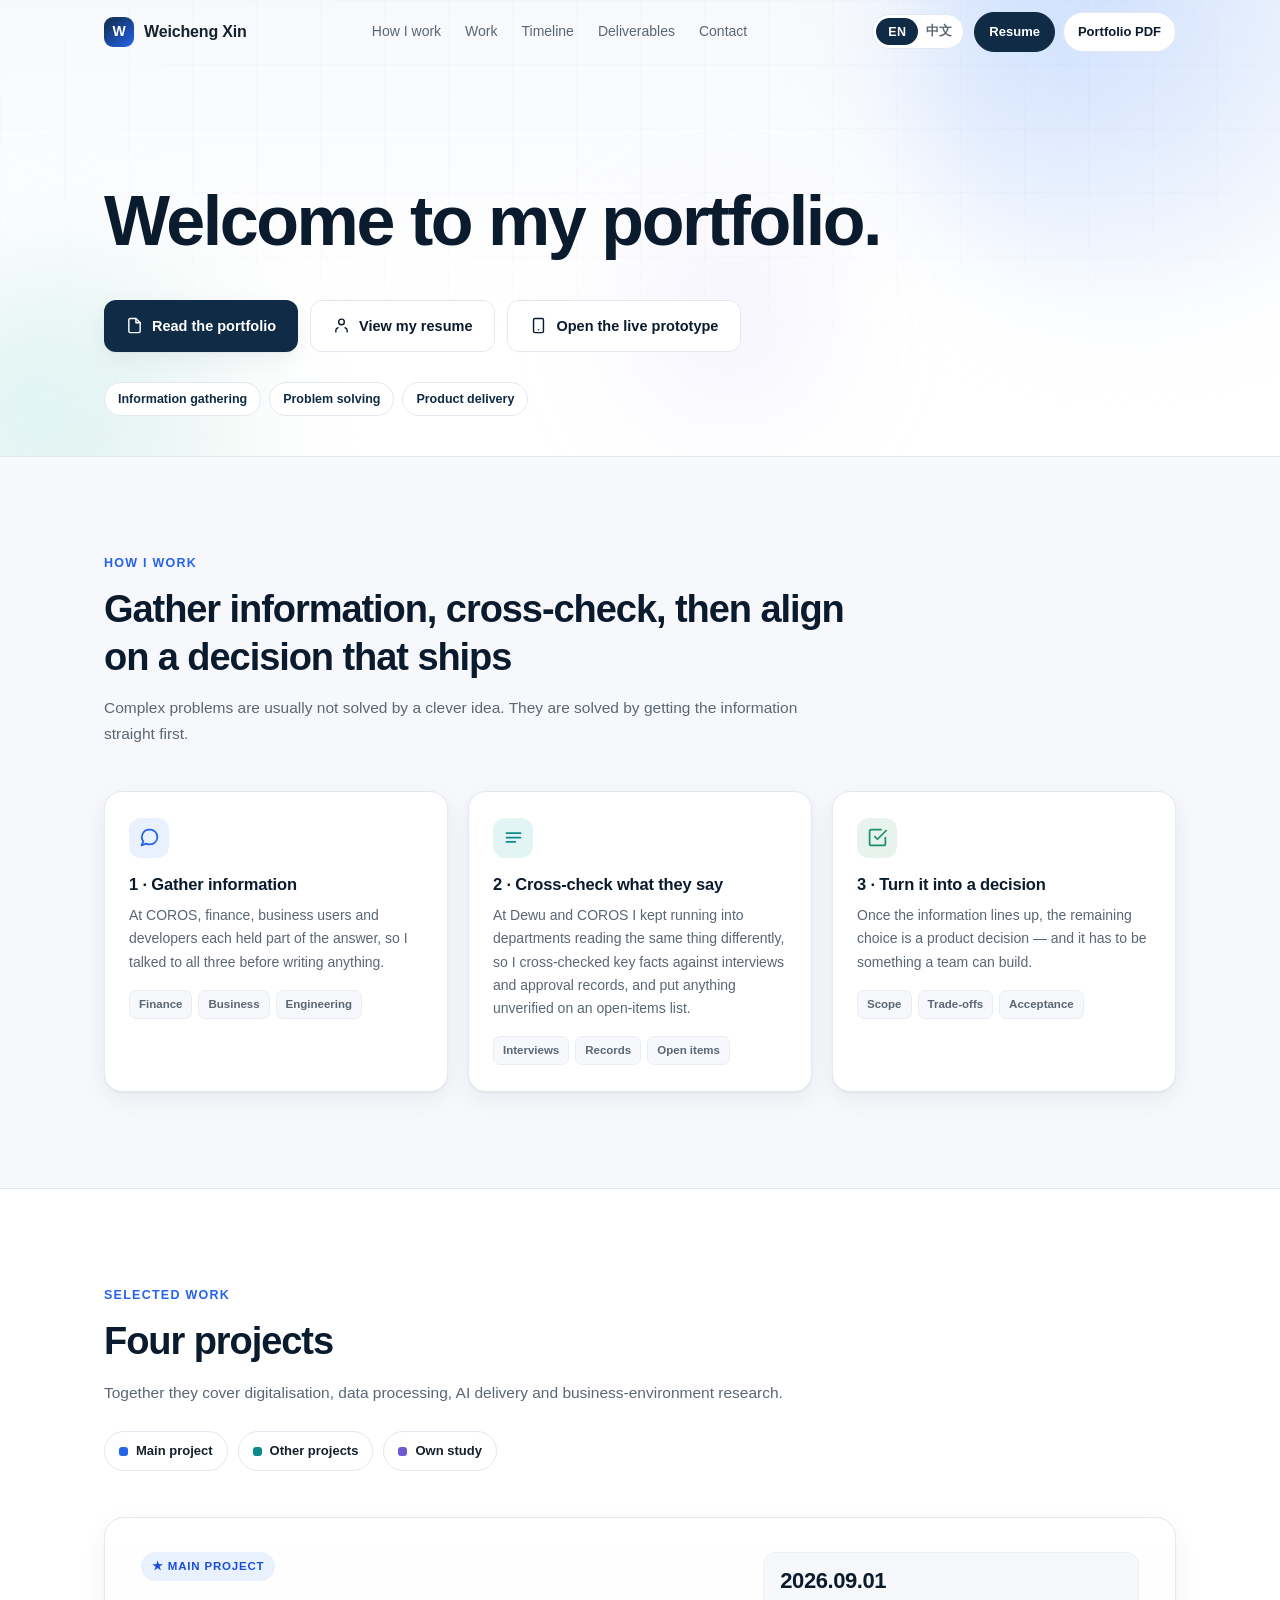
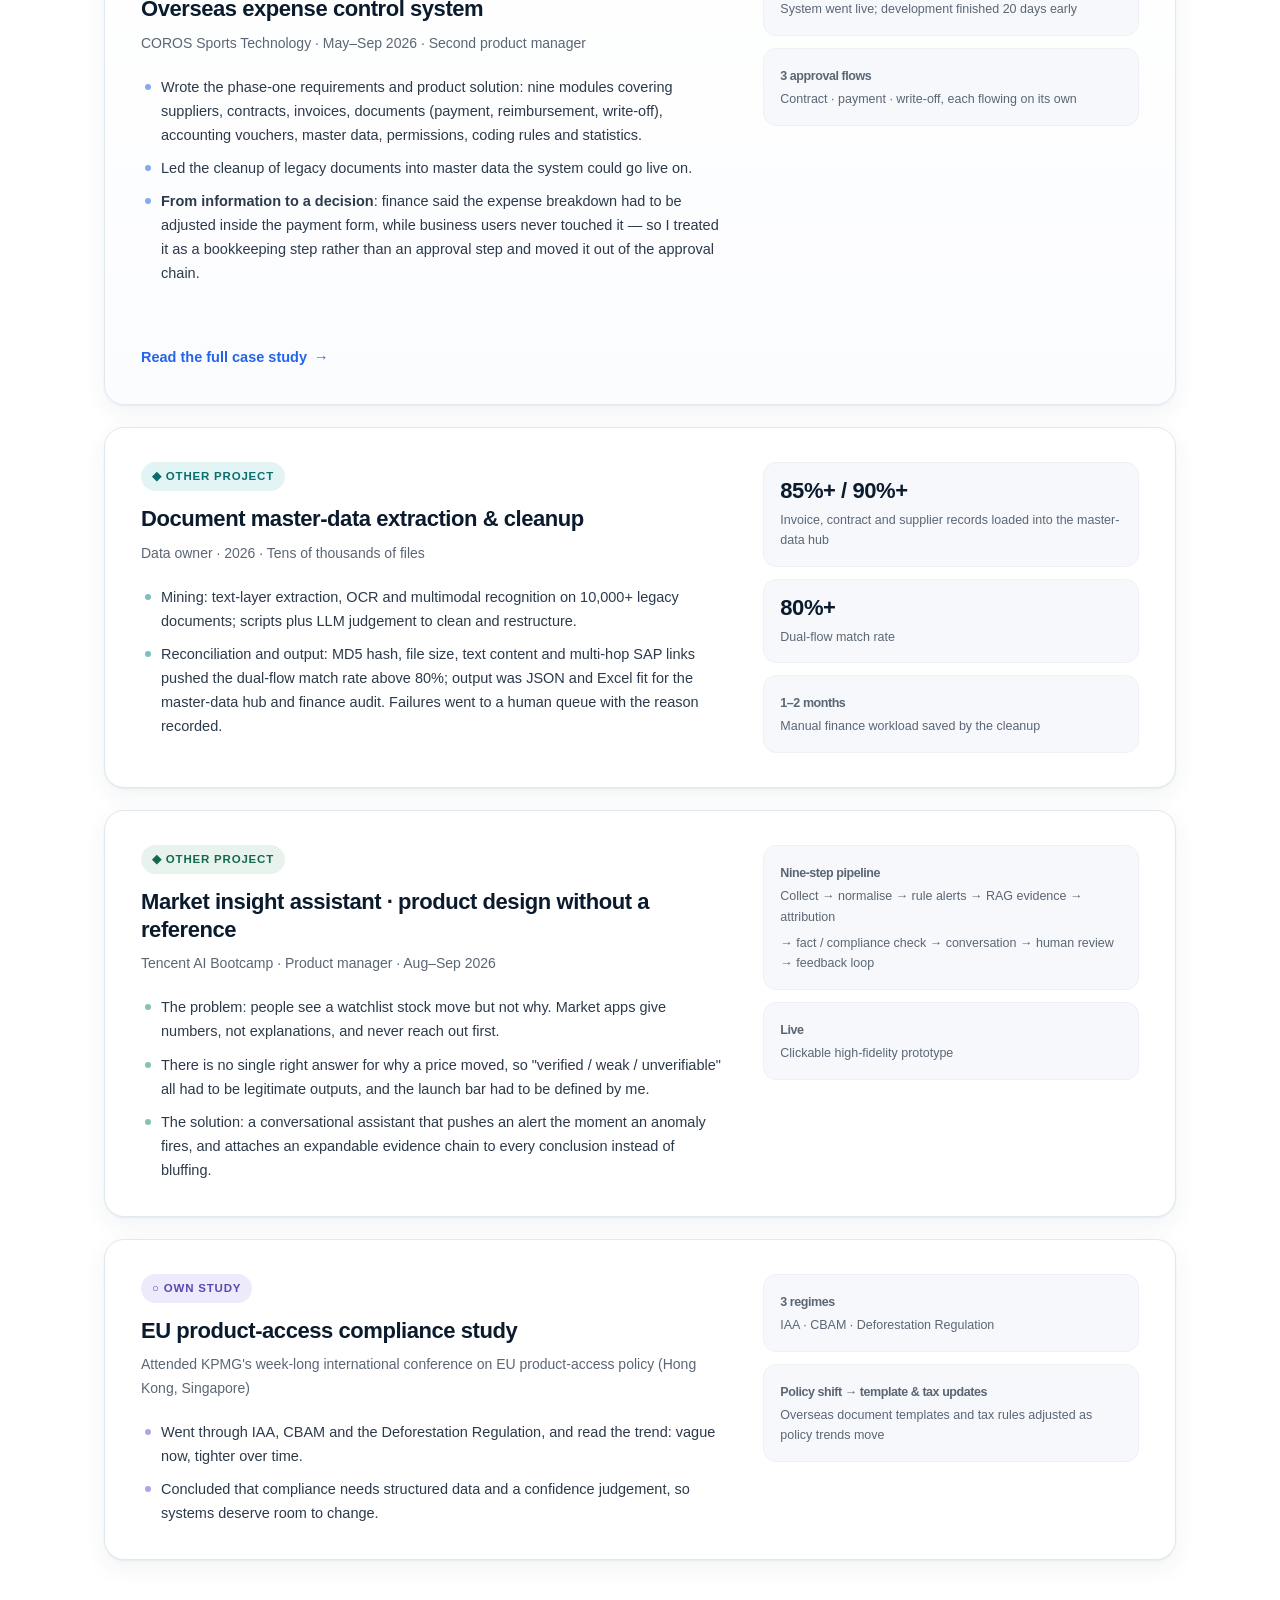
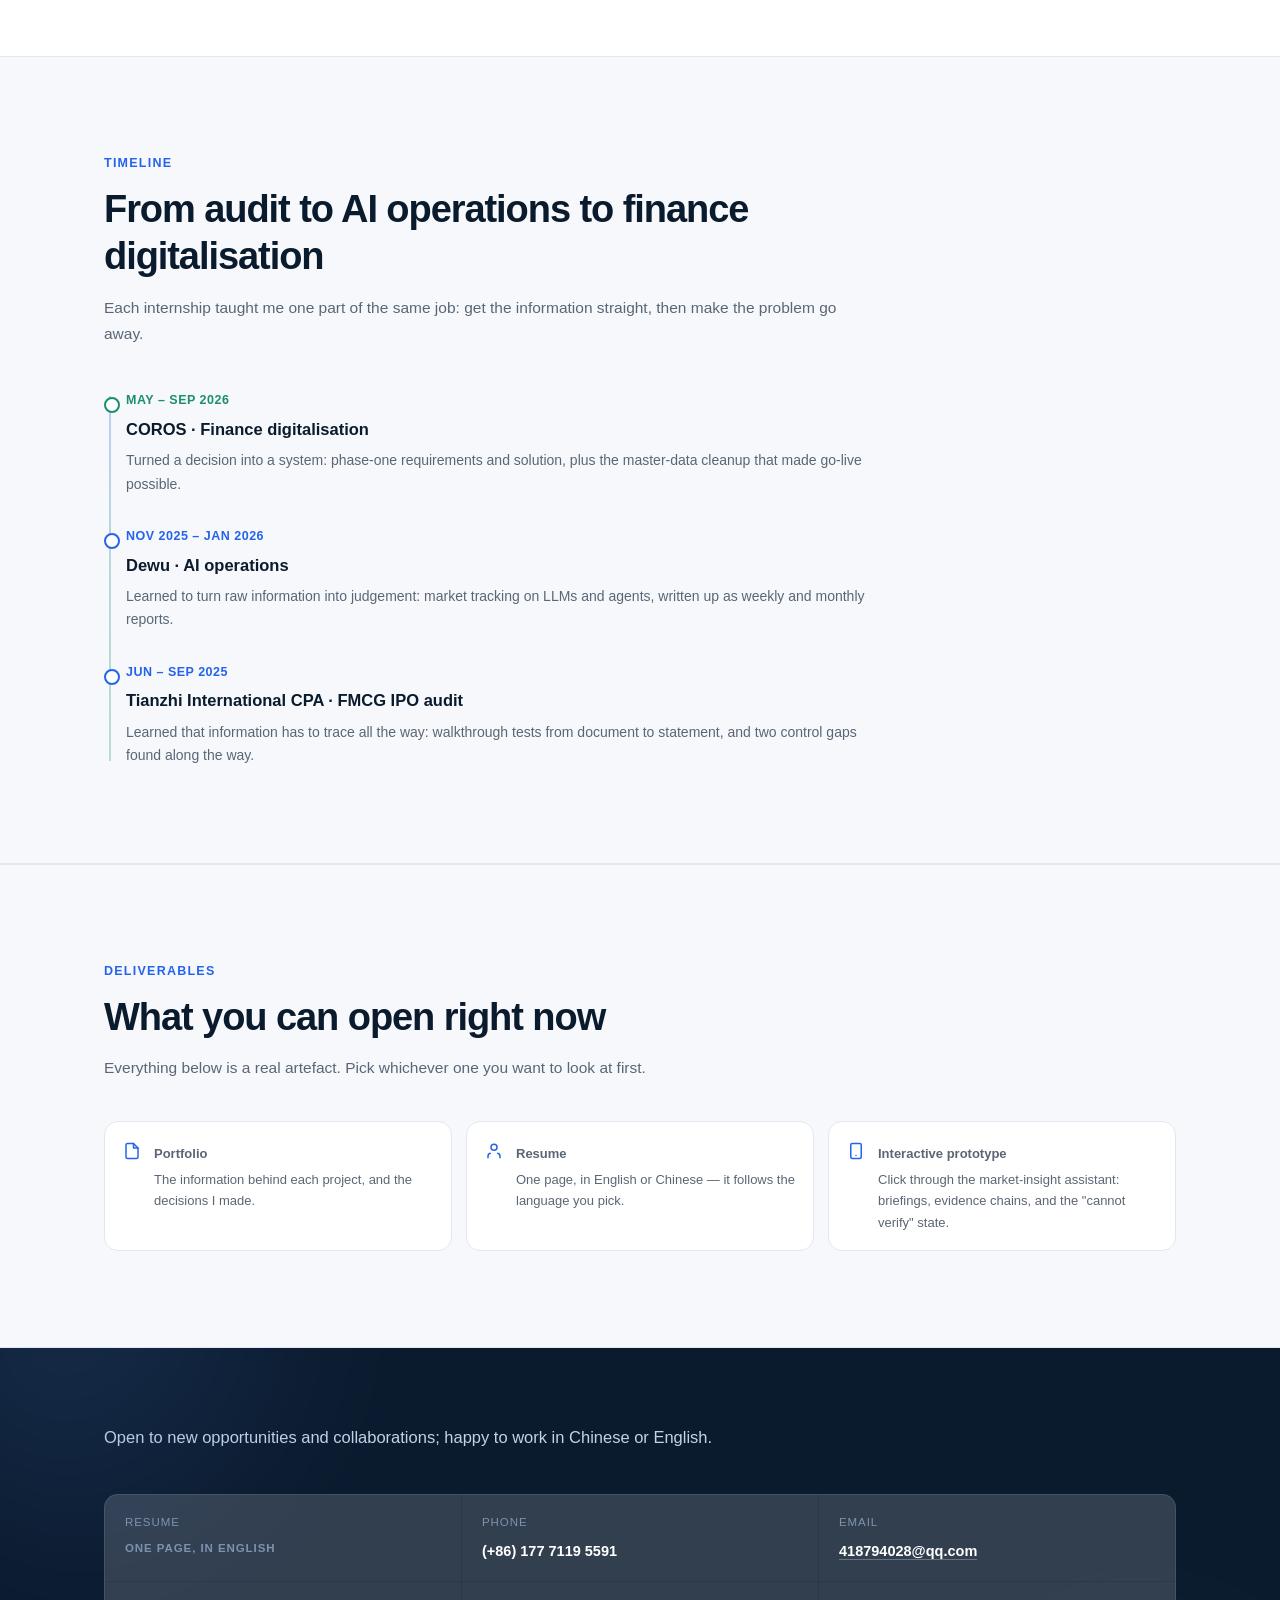
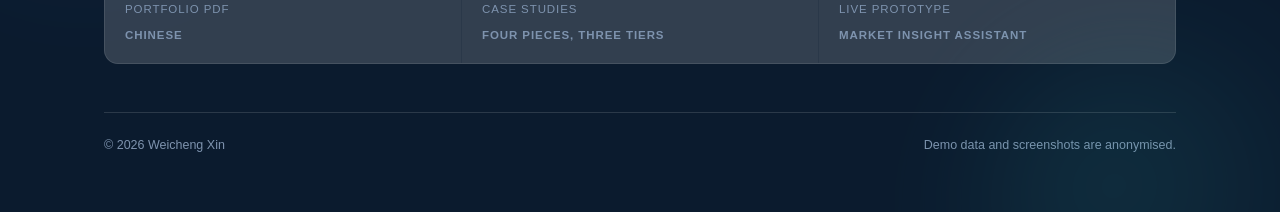
<file: index.html>
<!DOCTYPE html>
<html lang="en" data-lang="en">
<head>
<meta charset="utf-8">
<meta name="viewport" content="width=device-width, initial-scale=1">
<title>Weicheng Xin · Portfolio</title>
<meta name="description" content="Portfolio of Weicheng Xin: finance digitalisation, an expense control system that shipped, master-data engineering, and hands-on AI delivery. Bilingual, English and Chinese.">
<meta name="theme-color" content="#0B1B2E">
<link rel="icon" href="data:image/svg+xml,<svg xmlns='http://www.w3.org/2000/svg' viewBox='0 0 100 100'><rect width='100' height='100' rx='22' fill='%230F2B46'/><text x='50' y='68' font-size='56' font-family='Helvetica' font-weight='bold' fill='%23fff' text-anchor='middle'>W</text></svg>">
<link rel="stylesheet" href="assets/css/home.css">
</head>
<body>

<div class="progress" id="progress"></div>

<header class="nav" id="nav">
  <div class="wrap nav-inner">
    <a class="brand" href="#top">
      <span class="brand-mark">W</span>
      <span data-en>Weicheng Xin</span>
      <span data-zh>辛伟城</span>
    </a>
    <nav class="nav-links">
      <a href="#how"><span data-en>How I work</span><span data-zh>方法</span></a>
      <a href="#work"><span data-en>Work</span><span data-zh>作品</span></a>
      <a href="#timeline"><span data-en>Timeline</span><span data-zh>经历</span></a>
      <a href="#documents"><span data-en>Deliverables</span><span data-zh>交付物</span></a>
      <a href="#contact"><span data-en>Contact</span><span data-zh>联系</span></a>
    </nav>
    <div class="nav-right">
      <button class="lang-switch" id="langSwitch" type="button"
              aria-label="Switch language between English and Chinese">
        <span class="slide" aria-hidden="true"></span>
        <span class="opt" data-for="en">EN</span>
        <span class="opt" data-for="zh">中文</span>
      </button>
      <div class="nav-ctas">
        <a class="nav-cta resume" href="resumes/Xin-Weicheng-Resume-EN.pdf"
           data-href-en="resumes/Xin-Weicheng-Resume-EN.pdf"
           data-href-zh="resumes/Xin-Weicheng-Resume-CN.pdf">
          <span data-en>Resume</span><span data-zh>我的简历</span>
        </a>
        <a class="nav-cta portfolio" href="portfolio/Xin-Weicheng-Portfolio.pdf">
          <span data-en>Portfolio PDF</span><span data-zh>作品集 PDF</span>
        </a>
      </div>
    </div>
  </div>
</header>

<main id="top">

  <!-- ============ 首屏 ============ -->
  <section class="hero">
    <div class="orb orb-1"></div>
    <div class="orb orb-2"></div>
    <div class="orb orb-3"></div>
    <div class="grid-lines"></div>
    <div class="wrap">
      <h1 class="reveal d1">
        <span data-en>Welcome to my portfolio.</span>
        <span data-zh>欢迎点开我的个人作品集</span>
      </h1>

      <div class="hero-actions reveal d3">
        <a class="btn btn-primary" href="portfolio/Xin-Weicheng-Portfolio.pdf">
          <svg viewBox="0 0 24 24" fill="none" stroke="currentColor" stroke-width="2" stroke-linecap="round" stroke-linejoin="round"><path d="M14 2H6a2 2 0 0 0-2 2v16a2 2 0 0 0 2 2h12a2 2 0 0 0 2-2V8z"/><path d="M14 2v6h6"/></svg>
          <span data-en>Read the portfolio</span>
          <span data-zh>查看作品集</span>
        </a>
        <a class="btn btn-ghost" href="resumes/Xin-Weicheng-Resume-EN.pdf"
           data-href-en="resumes/Xin-Weicheng-Resume-EN.pdf"
           data-href-zh="resumes/Xin-Weicheng-Resume-CN.pdf">
          <svg viewBox="0 0 24 24" fill="none" stroke="currentColor" stroke-width="2" stroke-linecap="round" stroke-linejoin="round"><path d="M20 21v-2a4 4 0 0 0-3-3.87"/><path d="M4 21v-2a4 4 0 0 1 3-3.87"/><circle cx="12" cy="7" r="4"/></svg>
          <span data-en>View my resume</span>
          <span data-zh>查看我的简历</span>
        </a>
        <a class="btn btn-ghost" href="prototype/index.html" target="_blank" rel="noopener">
          <svg viewBox="0 0 24 24" fill="none" stroke="currentColor" stroke-width="2" stroke-linecap="round" stroke-linejoin="round"><rect x="5" y="2" width="14" height="20" rx="2"/><path d="M12 18h.01"/></svg>
          <span data-en>Open the live prototype</span>
          <span data-zh>打开可交互原型</span>
        </a>
      </div>

      <div class="chips reveal d4">
        <span class="chip" data-en>Information gathering</span>
        <span class="chip" data-zh>信息收集</span>
        <span class="chip" data-en>Problem solving</span>
        <span class="chip" data-zh>问题解决</span>
        <span class="chip" data-en>Product delivery</span>
        <span class="chip" data-zh>产品落地</span>
      </div>

    </div>
  </section>

  <!-- ============ 作品 ============ -->
  <section id="how" class="band">
    <div class="wrap">
      <div class="sec-head reveal">
        <div class="sec-kicker"><span data-en>How I work</span><span data-zh>我怎么工作</span></div>
        <h2>
          <span data-en>Gather information, cross-check, then align on a decision that ships</span>
          <span data-zh>收集信息、交叉验证，对齐后形成落地判断</span>
        </h2>
        <p>
          <span data-en>Complex problems are usually not solved by a clever idea. They are solved by getting the information straight first.</span>
          <span data-zh>复杂的问题很少靠一个聪明点子解决，通常是先把信息对齐，剩下的选择自然就清楚了。</span>
        </p>
      </div>
      <div class="grid-3">
        <div class="card reveal">
          <div class="ico">
            <svg viewBox="0 0 24 24" fill="none" stroke="currentColor" stroke-width="2" stroke-linecap="round" stroke-linejoin="round"><path d="M21 11.5a8.4 8.4 0 0 1-9 8.4 9 9 0 0 1-4-.9L3 21l1.9-4.6A8.4 8.4 0 0 1 12 3.1a8.4 8.4 0 0 1 9 8.4z"/></svg>
          </div>
          <h4><span data-en>1 · Gather information</span><span data-zh>1 · 收集信息</span></h4>
          <p>
            <span data-en>At COROS, finance, business users and developers each held part of the answer, so I talked to all three before writing anything.</span>
            <span data-zh>举个例子，在高驰做数字化产品的时候，财务、业务、研发各掌握一部分答案。写方案之前，这三方我都问了一遍。</span>
          </p>
          <div class="flow">
            <span data-en>Finance</span><span data-zh>财务</span>
            <span data-en>Business</span><span data-zh>业务</span>
            <span data-en>Engineering</span><span data-zh>研发</span>
          </div>
        </div>
        <div class="card reveal d1">
          <div class="ico" style="background: var(--teal-soft); color: var(--teal);">
            <svg viewBox="0 0 24 24" fill="none" stroke="currentColor" stroke-width="2" stroke-linecap="round" stroke-linejoin="round"><path d="M4 7h16M4 12h16M4 17h10"/></svg>
          </div>
          <h4><span data-en>2 · Cross-check what they say</span><span data-zh>2 · 交叉验证</span></h4>
          <p>
            <span data-en>At Dewu and COROS I kept running into departments reading the same thing differently, so I cross-checked key facts against interviews and approval records, and put anything unverified on an open-items list.</span>
            <span data-zh>在得物和高驰实习的时候，会遇到不同部门、业务判断口径不一致的情况，我会通过访谈和审批记录交叉验证关键信息，无法验证的也会写进待确认清单。</span>
          </p>
          <div class="flow">
            <span data-en>Interviews</span><span data-zh>访谈</span>
            <span data-en>Records</span><span data-zh>审批记录</span>
            <span data-en>Open items</span><span data-zh>待确认清单</span>
          </div>
        </div>
        <div class="card reveal d2">
          <div class="ico" style="background: var(--green-soft); color: var(--green);">
            <svg viewBox="0 0 24 24" fill="none" stroke="currentColor" stroke-width="2" stroke-linecap="round" stroke-linejoin="round"><path d="M9 11l3 3L22 4"/><path d="M21 12v7a2 2 0 0 1-2 2H5a2 2 0 0 1-2-2V5a2 2 0 0 1 2-2h11"/></svg>
          </div>
          <h4><span data-en>3 · Turn it into a decision</span><span data-zh>3 · 变成判断</span></h4>
          <p>
            <span data-en>Once the information lines up, the remaining choice is a product decision — and it has to be something a team can build.</span>
            <span data-zh>信息对齐之后，剩下的选择就是产品判断——而且这个判断必须能落成研发做得了的东西。</span>
          </p>
          <div class="flow">
            <span data-en>Scope</span><span data-zh>范围</span>
            <span data-en>Trade-offs</span><span data-zh>取舍</span>
            <span data-en>Acceptance</span><span data-zh>验收标准</span>
          </div>
        </div>
      </div>
    </div>
  </section>

    <section id="work">
    <div class="wrap">
      <div class="sec-head reveal">
        <div class="sec-kicker"><span data-en>Selected work</span><span data-zh>作品</span></div>
        <h2><span data-en>Four projects</span><span data-zh>四件作品</span></h2>
        <p>
          <span data-en>
            Together they cover digitalisation, data processing, AI delivery and business-environment research.
          </span>
          <span data-zh>
            涵盖数字化、数据处理、AI 实现、业务环境研究等多方面能力。
          </span>
        </p>
      </div>
      <div class="legend reveal d1">
        <span class="legend-item"><span class="dot dot-core"></span><span data-en>Main project</span><span data-zh>主案例</span></span>
        <span class="legend-item"><span class="dot dot-support"></span><span data-en>Other projects</span><span data-zh>其他项目</span></span>
        <span class="legend-item"><span class="dot dot-backer"></span><span data-en>Own study</span><span data-zh>研究</span></span>
      </div>

      <div class="projects">

        <article class="project core reveal" style="--accent: #2563EB; --accent-soft: #EAF1FE; --accent-text: #1B4FD8;">
          <div>
            <span class="tier"><span data-en>★ Main project</span><span data-zh>★ 主案例</span></span>
            <h3><span data-en>Overseas expense control system</span><span data-zh>海外费用控制系统</span></h3>
            <div class="role">
              <span data-en>COROS Sports Technology · May–Sep 2026 · Second product manager</span>
              <span data-zh>高驰 COROS · 财务部 · 2026.05–09 · 二号产品经理</span>
            </div>
            <ul>
              <li>
                <span data-en>Wrote the phase-one requirements and product solution: nine modules covering suppliers, contracts, invoices, documents (payment, reimbursement, write-off), accounting vouchers, master data, permissions, coding rules and statistics.</span>
                <span data-zh>负责一期需求与产品方案：九个模块，覆盖供应商、合同、发票、单据（付款/报销/核销）、核算凭证、财务主数据、权限、编码规则与数据统计。</span>
              </li>
              <li>
                <span data-en>Led the cleanup of legacy documents into master data the system could go live on.</span>
                <span data-zh>主导旧流程主数据清洗与重构，把上万份单据变成可上线使用的主数据。</span>
              </li>
              <li>
                <span data-en><b>From information to a decision</b>: finance said the expense breakdown had to be adjusted inside the payment form, while business users never touched it — so I treated it as a bookkeeping step rather than an approval step and moved it out of the approval chain.</span>
                <span data-zh><b>来源 → 判断</b>：财务说费用明细要在付款单里调整，业务却从不看这一块 → 判断这是记账动作而不是审批动作，把它从审批链里拆出去。</span>
              </li>
            </ul>
          </div>
          <div class="metrics">
            <div class="metric">
              <b>2026.09.01</b>
              <span data-en>System went live; development finished 20 days early</span>
              <span data-zh>系统上线，开发提前 20 天完成</span>
            </div>
            <div class="metric">
              <b><span data-en>3 approval flows</span><span data-zh>3 条审批流</span></b>
              <span data-en>Contract · payment · write-off, each flowing on its own</span>
              <span data-zh>合同 · 付款单 · 核销单，各自独立流转</span>
            </div>
          </div>
          <a class="case-link" href="case/overseas-expense/index.html">
            <span data-en>Read the full case study</span>
            <span data-zh>读完这个案例</span>
            <span class="arrow" aria-hidden="true">&#8594;</span>
          </a>
        </article>

        <article class="project reveal d1" style="--accent: #0F8A8A; --accent-soft: #E3F4F4; --accent-text: #0B6E6E;">
          <div>
            <span class="tier"><span data-en>◆ Other project</span><span data-zh>◆ 其他项目</span></span>
            <h3>
              <span data-en>Document master-data extraction &amp; cleanup</span>
              <span data-zh>单据主数据清洗与重构</span>
            </h3>
            <div class="role">
              <span data-en>Data owner · 2026 · Tens of thousands of files</span>
              <span data-zh>数据负责人 · 2026 · 上万份文件</span>
            </div>
            <ul>
              <li>
                <span data-en>Mining: text-layer extraction, OCR and multimodal recognition on 10,000+ legacy documents; scripts plus LLM judgement to clean and restructure.</span>
                <span data-zh>挖掘：文本层提取、OCR 与多模态识别，抓取上万份旧单据的关键数据；再用脚本加大模型语义判断清洗重构。</span>
              </li>
              <li>
                <span data-en>Reconciliation and output: MD5 hash, file size, text content and multi-hop SAP links pushed the dual-flow match rate above 80%; output was JSON and Excel fit for the master-data hub and finance audit. Failures went to a human queue with the reason recorded.</span>
                <span data-zh>勾稽与输出：文件哈希 MD5、文件大小、文本内容与 SAP 多跳把双流程勾稽率做到 80%+，产出可进主数据中心与财务审计的 JSON 和 Excel；失败与低置信记录进人工队列并记录原因。</span>
              </li>
            </ul>
          </div>
          <div class="metrics">
            <div class="metric">
              <b>85%+ / 90%+</b>
              <span data-en>Invoice, contract and supplier records loaded into the master-data hub</span>
              <span data-zh>发票合同与供应商信息进入主数据中心</span>
            </div>
            <div class="metric">
              <b>80%+</b>
              <span data-en>Dual-flow match rate</span>
              <span data-zh>双流程勾稽率</span>
            </div>
            <div class="metric">
              <b><span data-en>1–2 months</span><span data-zh>1–2 个月</span></b>
              <span data-en>Manual finance workload saved by the cleanup</span>
              <span data-zh>清洗工作直接减少的财务工作量</span>
            </div>
          </div>
        </article>

        <article class="project reveal d2" style="--accent: #1B8F6B; --accent-soft: #E9F3EE; --accent-text: #12694F;">
          <div>
            <span class="tier"><span data-en>◆ Other project</span><span data-zh>◆ 其他项目</span></span>
            <h3>
              <span data-en>Market insight assistant · product design without a reference</span>
              <span data-zh>行情翻译官与异动侦探 · 没有标准答案时怎么定义产品</span>
            </h3>
            <div class="role">
              <span data-en>Tencent AI Bootcamp · Product manager · Aug–Sep 2026</span>
              <span data-zh>腾讯 AI 训练营 · 产品经理 · 2026.08–09</span>
            </div>
            <ul>
              <li>
                <span data-en>The problem: people see a watchlist stock move but not why. Market apps give numbers, not explanations, and never reach out first.</span>
                <span data-zh>解决的问题：用户看到自选股异动却不知道发生了什么——行情产品只给数字不给解释，也不会主动找人。</span>
              </li>
              <li>
                <span data-en>There is no single right answer for why a price moved, so "verified / weak / unverifiable" all had to be legitimate outputs, and the launch bar had to be defined by me.</span>
                <span data-zh>为什么没有标准答案：涨跌归因本就没有唯一正解，所以「有据 / 弱据 / 存疑」都要能作为正式输出，上线门槛也只能自己定。</span>
              </li>
              <li>
                <span data-en>The solution: a conversational assistant that pushes an alert the moment an anomaly fires, and attaches an expandable evidence chain to every conclusion instead of bluffing.</span>
                <span data-zh>解决方案：做成对话式异动解读助手——异动发生时主动推送提醒，每条结论附可展开的证据链，弱据与存疑如实标注，而不是硬答。</span>
              </li>
            </ul>
          </div>
          <div class="metrics">
            <div class="metric">
              <b><span data-en>Nine-step pipeline</span><span data-zh>九步链路</span></b>
              <span data-en>Collect → normalise → rule alerts → RAG evidence → attribution</span>
              <span data-zh>数据采集 → 标准化 → 规则监测 → RAG 取证 → 大模型归因</span>
              <span data-en>→ fact / compliance check → conversation → human review → feedback loop</span>
              <span data-zh>→ 事实合规校验 → 对话触达 → 人工分级审核 → 行为回流</span>
            </div>
            <div class="metric">
              <b><span data-en>Live</span><span data-zh>已上线</span></b>
              <span data-en>Clickable high-fidelity prototype</span>
              <span data-zh>可交互高保真原型</span>
            </div>
          </div>
        </article>

        <article class="project reveal d3" style="--accent: #6D5BD0; --accent-soft: #EDEAFB; --accent-text: #574AB0;">
          <div>
            <span class="tier"><span data-en>○ Own study</span><span data-zh>○ 研究</span></span>
            <h3>
              <span data-en>EU product-access compliance study</span>
              <span data-zh>欧盟产品准入合规研究</span>
            </h3>
            <div class="role">
              <span data-en>Attended KPMG's week-long international conference on EU product-access policy (Hong Kong, Singapore)</span>
              <span data-zh>前往香港、新加坡等地参加毕马威为期一周的欧盟产品准入政策国际会议</span>
            </div>
            <ul>
              <li>
                <span data-en>Went through IAA, CBAM and the Deforestation Regulation, and read the trend: vague now, tighter over time.</span>
                <span data-zh>梳理 IAA、CBAM 与零毁林监管三部法案，判断趋势：短期模糊，长期收紧。</span>
              </li>
              <li>
                <span data-en>Concluded that compliance needs structured data and a confidence judgement, so systems deserve room to change.</span>
                <span data-zh>结论是合规要靠结构化数据判断概率，所以系统设计要预留调整空间。</span>
              </li>
            </ul>
          </div>
          <div class="metrics">
            <div class="metric">
              <b><span data-en>3 regimes</span><span data-zh>3 部法案</span></b>
              <span data-en>IAA · CBAM · Deforestation Regulation</span>
              <span data-zh>IAA · CBAM · 零毁林监管法案</span>
            </div>
            <div class="metric">
              <b><span data-en>Policy shift → template &amp; tax updates</span><span data-zh>政策变化 → 模板与税制更新</span></b>
              <span data-en>Overseas document templates and tax rules adjusted as policy trends move</span>
              <span data-zh>根据政策变化趋势，调整出海业务单据模板，并协同相关部门更新税制</span>
            </div>
          </div>
        </article>

      </div>
    </div>
  </section>


  <section id="timeline" class="band">
    <div class="wrap">
      <div class="sec-head reveal">
        <div class="sec-kicker"><span data-en>Timeline</span><span data-zh>经历</span></div>
        <h2>
          <span data-en>From audit to AI operations to finance digitalisation</span>
          <span data-zh>从审计，到 AI 运营，再到财务数字化</span>
        </h2>
        <p>
          <span data-en>Each internship taught me one part of the same job: get the information straight, then make the problem go away.</span>
          <span data-zh>三段实习各教会我一件事，合起来就是同一件事：先把信息弄明白，再把问题解决掉。</span>
        </p>
      </div>
      <div class="timeline">
        <div class="tl-item green reveal">
          <div class="tl-date">MAY – SEP 2026</div>
          <div class="tl-title"><span data-en>COROS · Finance digitalisation</span><span data-zh>高驰 COROS · 财务数字化</span></div>
          <div class="tl-body">
            <span data-en>Turned a decision into a system: phase-one requirements and solution, plus the master-data cleanup that made go-live possible.</span>
            <span data-zh>把判断做成系统：负责一期需求与产品方案，并完成让系统能上线的主数据清洗。</span>
          </div>
        </div>
        <div class="tl-item reveal d1">
          <div class="tl-date">NOV 2025 – JAN 2026</div>
          <div class="tl-title"><span data-en>Dewu · AI operations</span><span data-zh>上海得物 · AI 运营</span></div>
          <div class="tl-body">
            <span data-en>Learned to turn raw information into judgement: market tracking on LLMs and agents, written up as weekly and monthly reports.</span>
            <span data-zh>学会把信息整理成判断：跟踪大模型与 Agent 的市场动态，输出周报与月报。</span>
          </div>
        </div>
        <div class="tl-item reveal d2">
          <div class="tl-date">JUN – SEP 2025</div>
          <div class="tl-title"><span data-en>Tianzhi International CPA · FMCG IPO audit</span><span data-zh>天职国际会计师事务所 · 快消 IPO 审计</span></div>
          <div class="tl-body">
            <span data-en>Learned that information has to trace all the way: walkthrough tests from document to statement, and two control gaps found along the way.</span>
            <span data-zh>学会信息要一路对到底：做「单据 → 凭证 → 账簿 → 报表」的完整穿行测试，并发现两处内控问题。</span>
          </div>
        </div>
      </div>
    </div>
  </section>

  <section id="documents" class="band">
    <div class="wrap">
      <div class="sec-head reveal">
        <div class="sec-kicker"><span data-en>Deliverables</span><span data-zh>交付物</span></div>
        <h2>
          <span data-en>What you can open right now</span>
          <span data-zh>可以直接打开的东西</span>
        </h2>
        <p>
          <span data-en>Everything below is a real artefact. Pick whichever one you want to look at first.</span>
          <span data-zh>下面每一项都是真实产出的文档或系统，你想先看哪一个都可以。</span>
        </p>
      </div>
      <div class="docs">
        <a class="doc reveal" href="portfolio/Xin-Weicheng-Portfolio.pdf">
          <svg viewBox="0 0 24 24" fill="none" stroke="currentColor" stroke-width="2" stroke-linecap="round" stroke-linejoin="round"><path d="M14 2H6a2 2 0 0 0-2 2v16a2 2 0 0 0 2 2h12a2 2 0 0 0 2-2V8z"/><path d="M14 2v6h6"/></svg>
          <div>
            <b><span data-en>Portfolio</span><span data-zh>作品集</span></b>
            <span data-en>The information behind each project, and the decisions I made.</span>
            <span data-zh>每件作品的信息来源与关键判断。</span>
          </div>
        </a>
        <a class="doc reveal d1" href="resumes/Xin-Weicheng-Resume-CN.pdf"
           data-href-en="resumes/Xin-Weicheng-Resume-EN.pdf"
           data-href-zh="resumes/Xin-Weicheng-Resume-CN.pdf">
          <svg viewBox="0 0 24 24" fill="none" stroke="currentColor" stroke-width="2" stroke-linecap="round" stroke-linejoin="round"><path d="M20 21v-2a4 4 0 0 0-3-3.87"/><path d="M4 21v-2a4 4 0 0 1 3-3.87"/><circle cx="12" cy="7" r="4"/></svg>
          <div>
            <b><span data-en>Resume</span><span data-zh>简历</span></b>
            <span data-en>One page, in English or Chinese — it follows the language you pick.</span>
            <span data-zh>一页纸，中文或英文版随当前语言切换。</span>
          </div>
        </a>
        <a class="doc reveal d2" href="prototype/index.html" target="_blank" rel="noopener">
          <svg viewBox="0 0 24 24" fill="none" stroke="currentColor" stroke-width="2" stroke-linecap="round" stroke-linejoin="round"><rect x="5" y="2" width="14" height="20" rx="2"/><path d="M12 18h.01"/></svg>
          <div>
            <b><span data-en>Interactive prototype</span><span data-zh>可交互原型</span></b>
            <span data-en>Click through the market-insight assistant: briefings, evidence chains, and the "cannot verify" state.</span>
            <span data-zh>点开就能操作：白话解读、证据链，以及「暂无可验证」的存疑状态。</span>
          </div>
        </a>
      </div>
    </div>
  </section>


  <!-- ============ 联系 ============ -->
  <section id="contact" class="contact">
    <div class="orb orb-1"></div>
    <div class="orb orb-2"></div>
    <div class="wrap">
      <p class="lead reveal d1">
        <span data-en>Open to new opportunities and collaborations; happy to work in Chinese or English.</span>
        <span data-zh>开放新的机会与合作；中英文均可沟通与汇报。</span>
      </p>
      <div class="contact-grid reveal d2">
        <div>
          <span data-en>Resume</span><span data-zh>简历</span>
          <b>
            <a href="resumes/Xin-Weicheng-Resume-EN.pdf"
               data-href-en="resumes/Xin-Weicheng-Resume-EN.pdf"
               data-href-zh="resumes/Xin-Weicheng-Resume-CN.pdf">
              <span data-en>One page, in English</span>
              <span data-zh>一页纸，中文</span>
            </a>
          </b>
        </div>
        <div>
          <span data-en>Phone</span><span data-zh>电话</span>
          <b>(+86) 177 7119 5591</b>
        </div>
        <div>
          <span data-en>Email</span><span data-zh>邮箱</span>
          <b><a href="mailto:418794028@qq.com">418794028@qq.com</a></b>
        </div>
        <div>
          <span data-en>Portfolio PDF</span><span data-zh>作品集 PDF</span>
          <b><a href="portfolio/Xin-Weicheng-Portfolio.pdf"><span data-en>Chinese</span><span data-zh>中文</span></a></b>
        </div>
        <div>
          <span data-en>Case studies</span><span data-zh>作品层级</span>
          <b><a href="#work"><span data-en>Four pieces, three tiers</span><span data-zh>四件作品，三个层级</span></a></b>
        </div>
        <div>
          <span data-en>Live prototype</span><span data-zh>在线原型</span>
          <b><a href="prototype/index.html" target="_blank" rel="noopener"><span data-en>Market insight assistant</span><span data-zh>行情洞察助手</span></a></b>
        </div>
      </div>
      <div class="foot">
        <span>© 2026 Weicheng Xin</span>
        <span>
          <span data-en>Demo data and screenshots are anonymised.</span>
          <span data-zh>演示数据与界面截图均已脱敏。</span>
        </span>
      </div>
    </div>
  </section>

</main>

<script src="assets/js/home.js"></script>
</body>
</html>
</file>
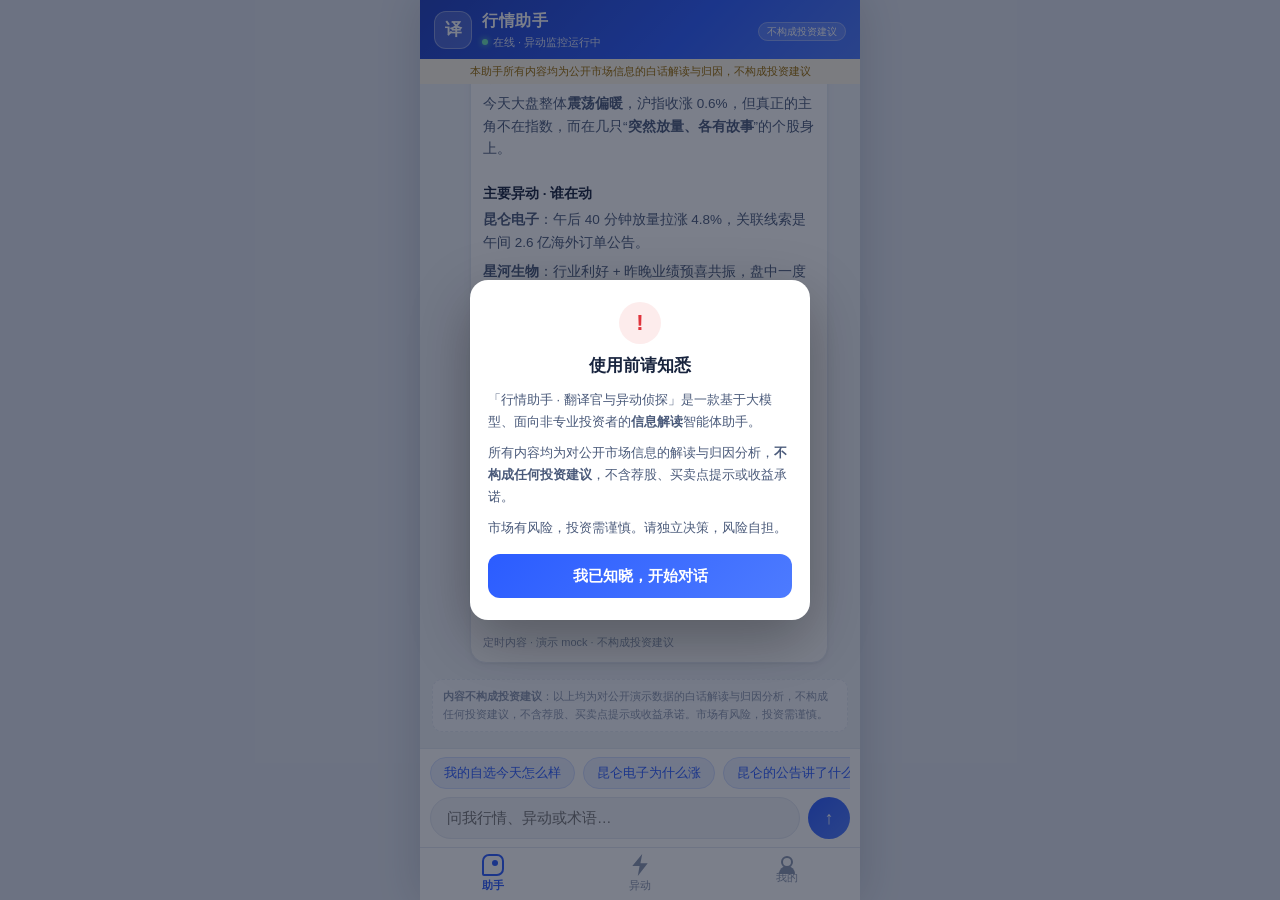
<file: prototype/index.html>
<!DOCTYPE html>
<html lang="zh-CN">
<head>
  <meta charset="utf-8">
  <meta name="viewport" content="width=device-width, initial-scale=1, viewport-fit=cover">
  <title>行情助手 · 翻译官与异动侦探</title>
  <meta name="description" content="手机端智能体助手形态的行情解读原型：用大白话翻译行情，把异动讲清楚、可验证，可追问。内容不构成投资建议。">
  <link href="style.css" rel="stylesheet" type="text/css">
</head>
<body>
  <div id="app" class="app">

    <!-- ===== 顶部栏：智能体助手身份 ===== -->
    <header class="topbar" id="topbar">
      <div class="topbar-left">
        <div class="bot-avatar">译</div>
      </div>
      <div class="topbar-mid">
        <h1 class="topbar-title">行情助手</h1>
        <div class="topbar-status"><span class="status-dot"></span>在线 · 异动监控运行中</div>
      </div>
      <div class="topbar-right">
        <span class="disclaimer-chip">不构成投资建议</span>
      </div>
    </header>

    <!-- ===== Tab 一：助手（对话主界面，核心载体） ===== -->
    <section class="page chat-page" id="page-chat">
      <div class="disclaimer-strip">本助手所有内容均为公开市场信息的白话解读与归因，不构成投资建议</div>
      <div class="chat-scroll" id="chatScroll">
        <div class="chat-list" id="chatList"></div>
      </div>
      <!-- 底部输入区：快捷追问 chips + 输入框 -->
      <div class="composer">
        <div class="chips" id="chips"></div>
        <div class="input-row">
          <input id="chatInput" type="text" placeholder="问我行情、异动或术语…" autocomplete="off" maxlength="60">
          <button id="sendBtn" class="send-btn" aria-label="发送">↑</button>
        </div>
      </div>
    </section>

    <!-- ===== Tab 二：异动时间线 ===== -->
    <section class="page" id="page-anomaly" hidden>
      <div class="page-scroll" id="anomalyList"></div>
    </section>

    <!-- ===== Tab 三：我的 ===== -->
    <section class="page" id="page-mine" hidden>
      <div class="page-scroll" id="mineList"></div>
    </section>

    <!-- ===== 底部导航 ===== -->
    <nav class="tabbar" id="tabbar">
      <button class="tab-item active" data-tab="chat">
        <span class="tab-ico chat-ico"></span><span class="tab-label">助手</span>
      </button>
      <button class="tab-item" data-tab="anomaly">
        <span class="tab-ico anomaly-ico"></span><span class="tab-label">异动</span>
      </button>
      <button class="tab-item" data-tab="mine">
        <span class="tab-ico mine-ico"></span><span class="tab-label">我的</span>
      </button>
    </nav>
  </div>

  <!-- ===== 推送通知（类手机通知样式，S-1 场景感） ===== -->
  <div class="push-notice" id="pushNotice" hidden>
    <button class="push-close" id="pushClose" aria-label="关闭">×</button>
    <div class="push-app"><span class="push-dot"></span>行情助手 · 异动快报</div>
    <div class="push-time">刚刚 · 主动推送</div>
    <div class="push-title" id="pushTitle"></div>
    <div class="push-sub" id="pushSub"></div>
    <div class="push-action">点按回到对话，查看归因证据链 ›</div>
  </div>

  <!-- ===== 术语气泡（I-3，浮层不打断阅读流；小屏转底部抽屉） ===== -->
  <div class="term-bubble" id="termBubble" hidden>
    <button class="term-bubble-close" id="termBubbleClose" aria-label="关闭">×</button>
    <div class="term-bubble-name" id="termBubbleName"></div>
    <div class="term-bubble-text" id="termBubbleText"></div>
    <div class="term-bubble-example" id="termBubbleExample"></div>
  </div>

  <!-- ===== 首次启动免责声明（I-6） ===== -->
  <div class="compliance-modal" id="complianceModal" hidden>
    <div class="compliance-modal-card">
      <div class="compliance-modal-mark">!</div>
      <h2>使用前请知悉</h2>
      <p>「行情助手 · 翻译官与异动侦探」是一款基于大模型、面向非专业投资者的<b>信息解读</b>智能体助手。</p>
      <p>所有内容均为对公开市场信息的解读与归因分析，<b>不构成任何投资建议</b>，不含荐股、买卖点提示或收益承诺。</p>
      <p class="muted">市场有风险，投资需谨慎。请独立决策，风险自担。</p>
      <button class="btn-primary" id="complianceOk">我已知晓，开始对话</button>
    </div>
  </div>

  <script src="script.js"></script>
</body>
</html>
</file>
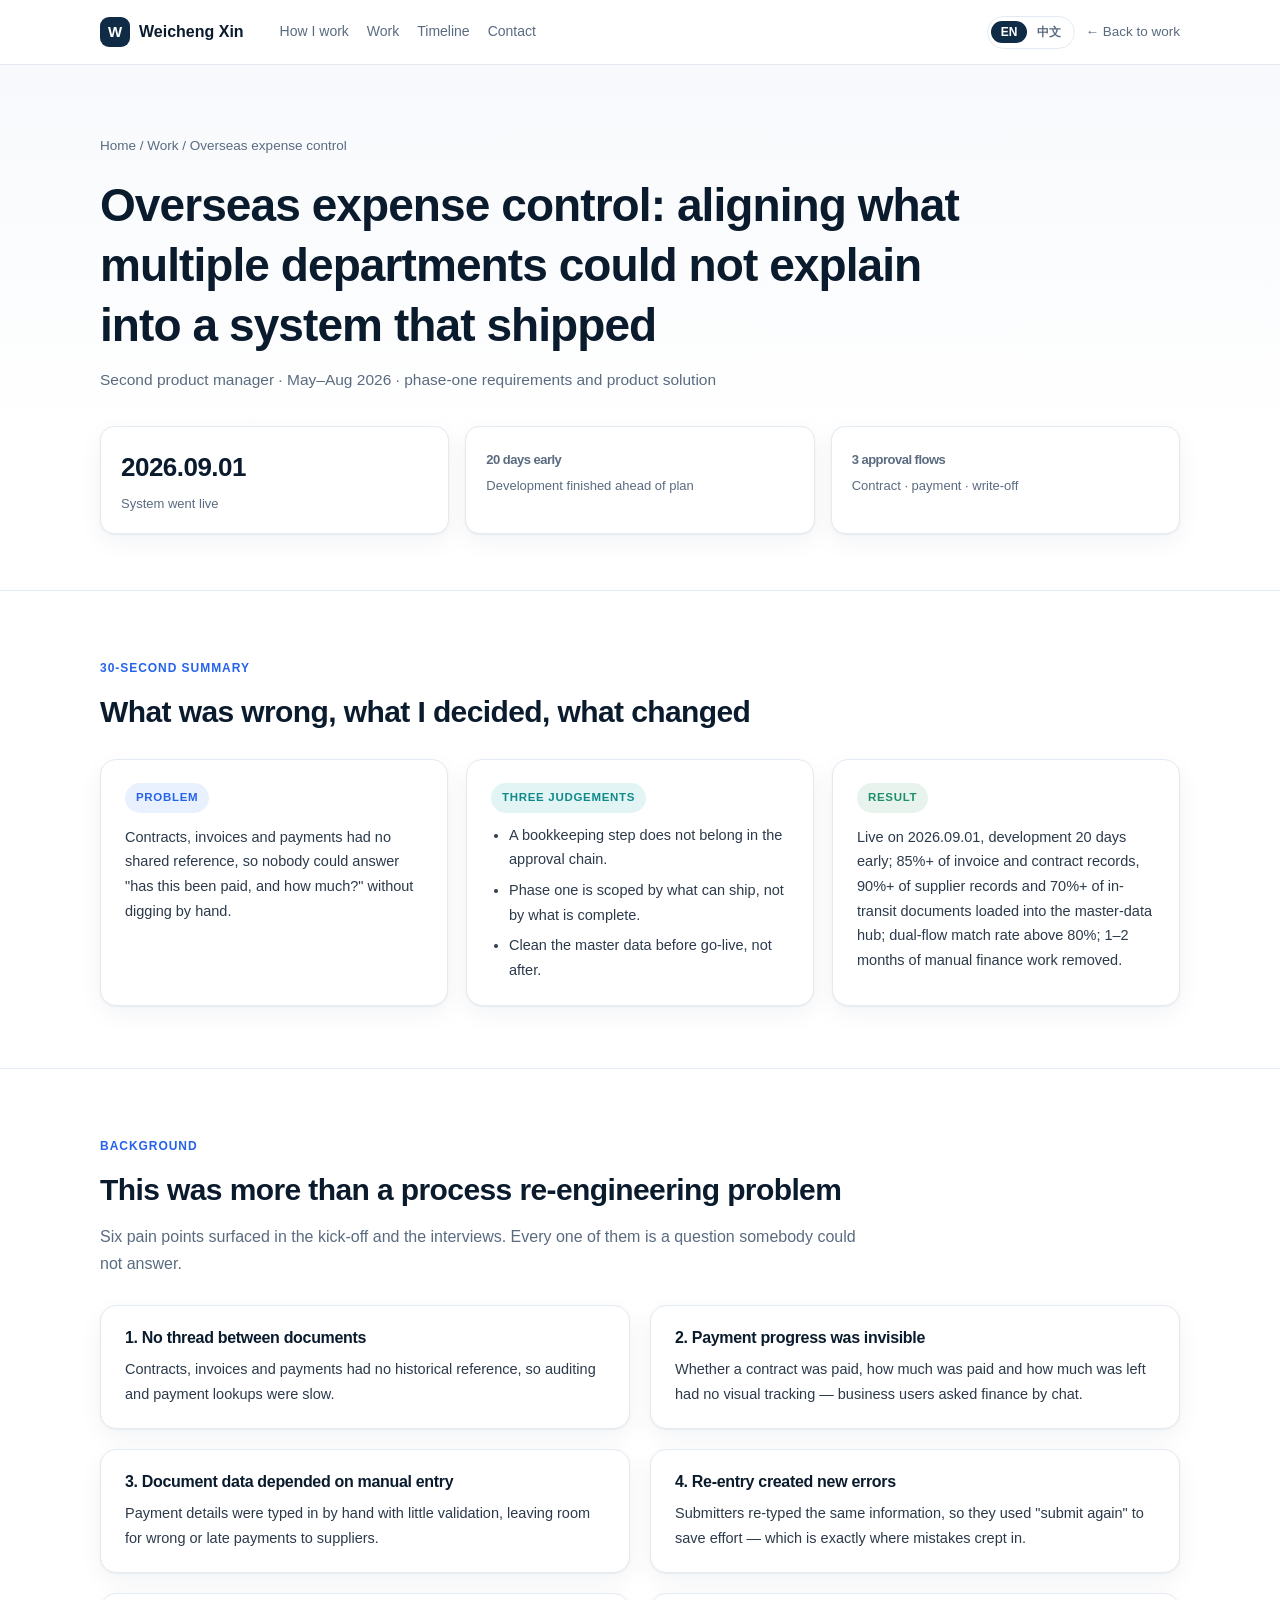
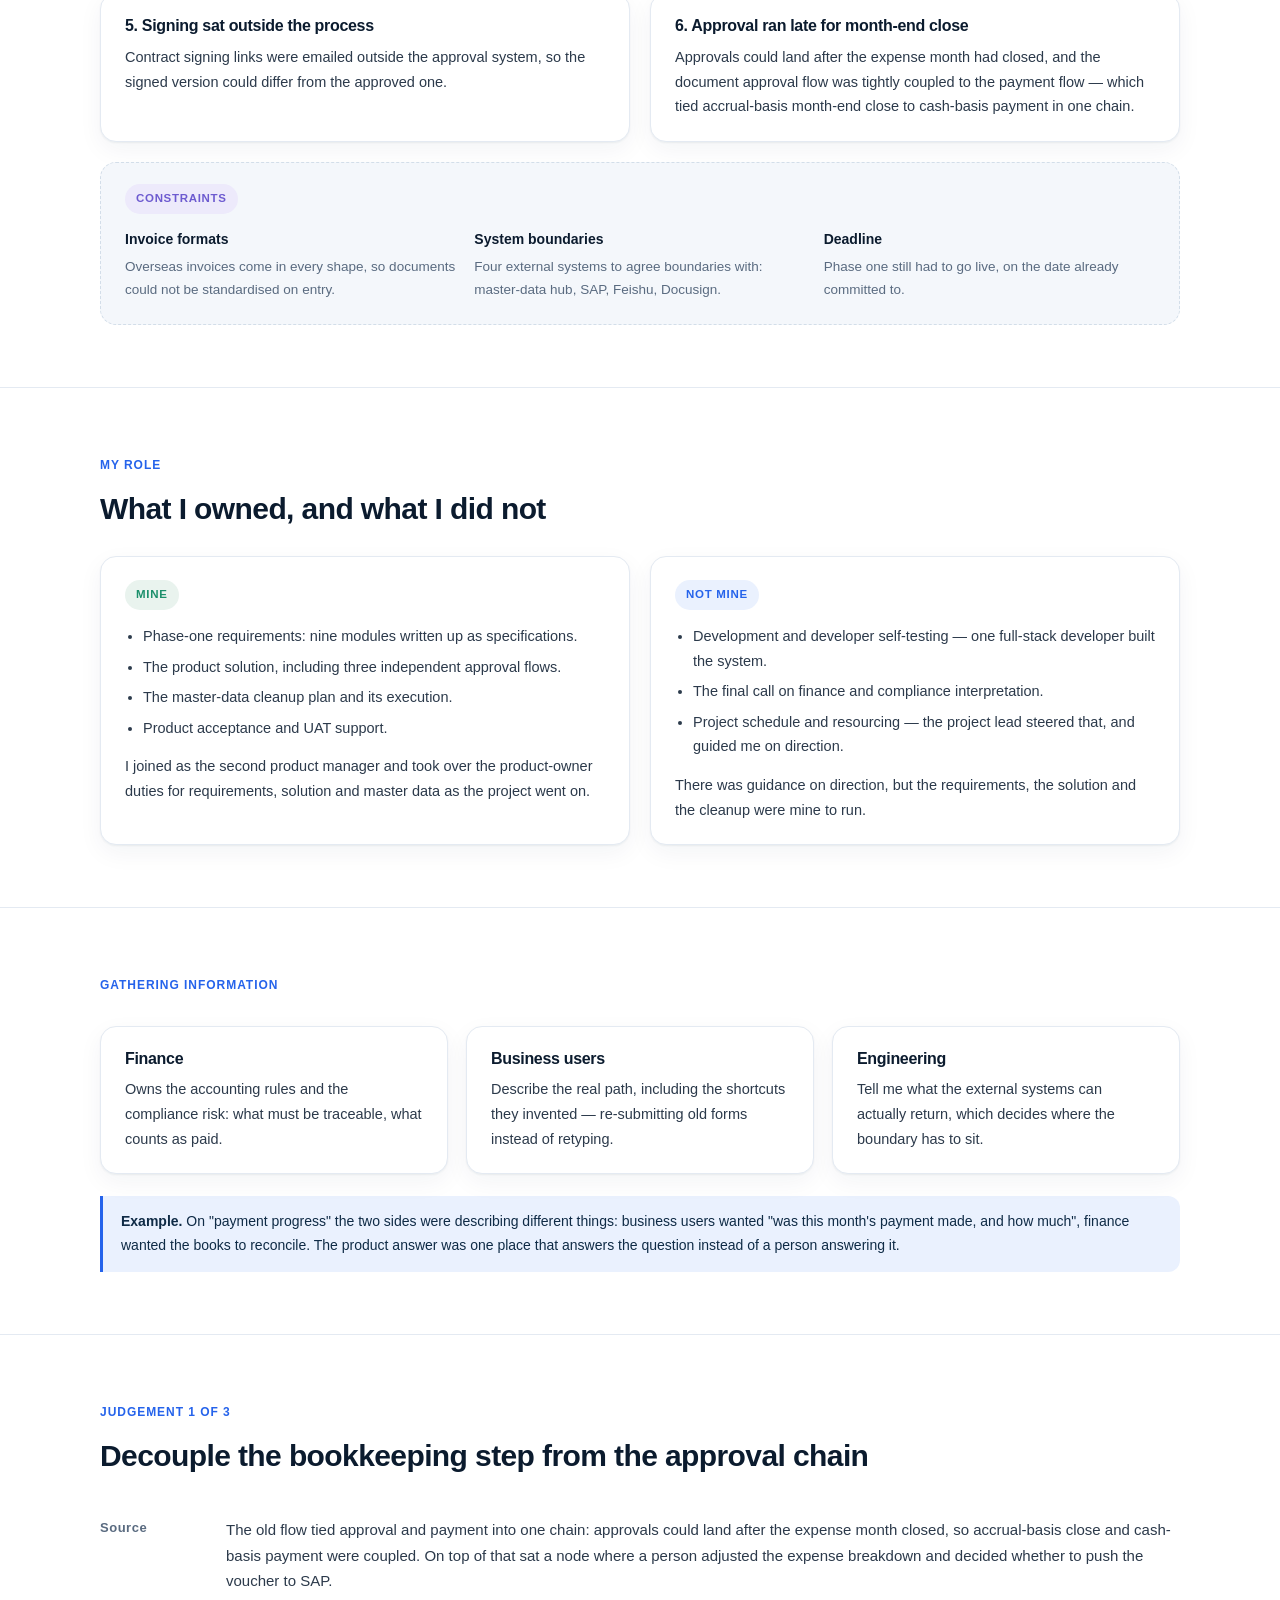
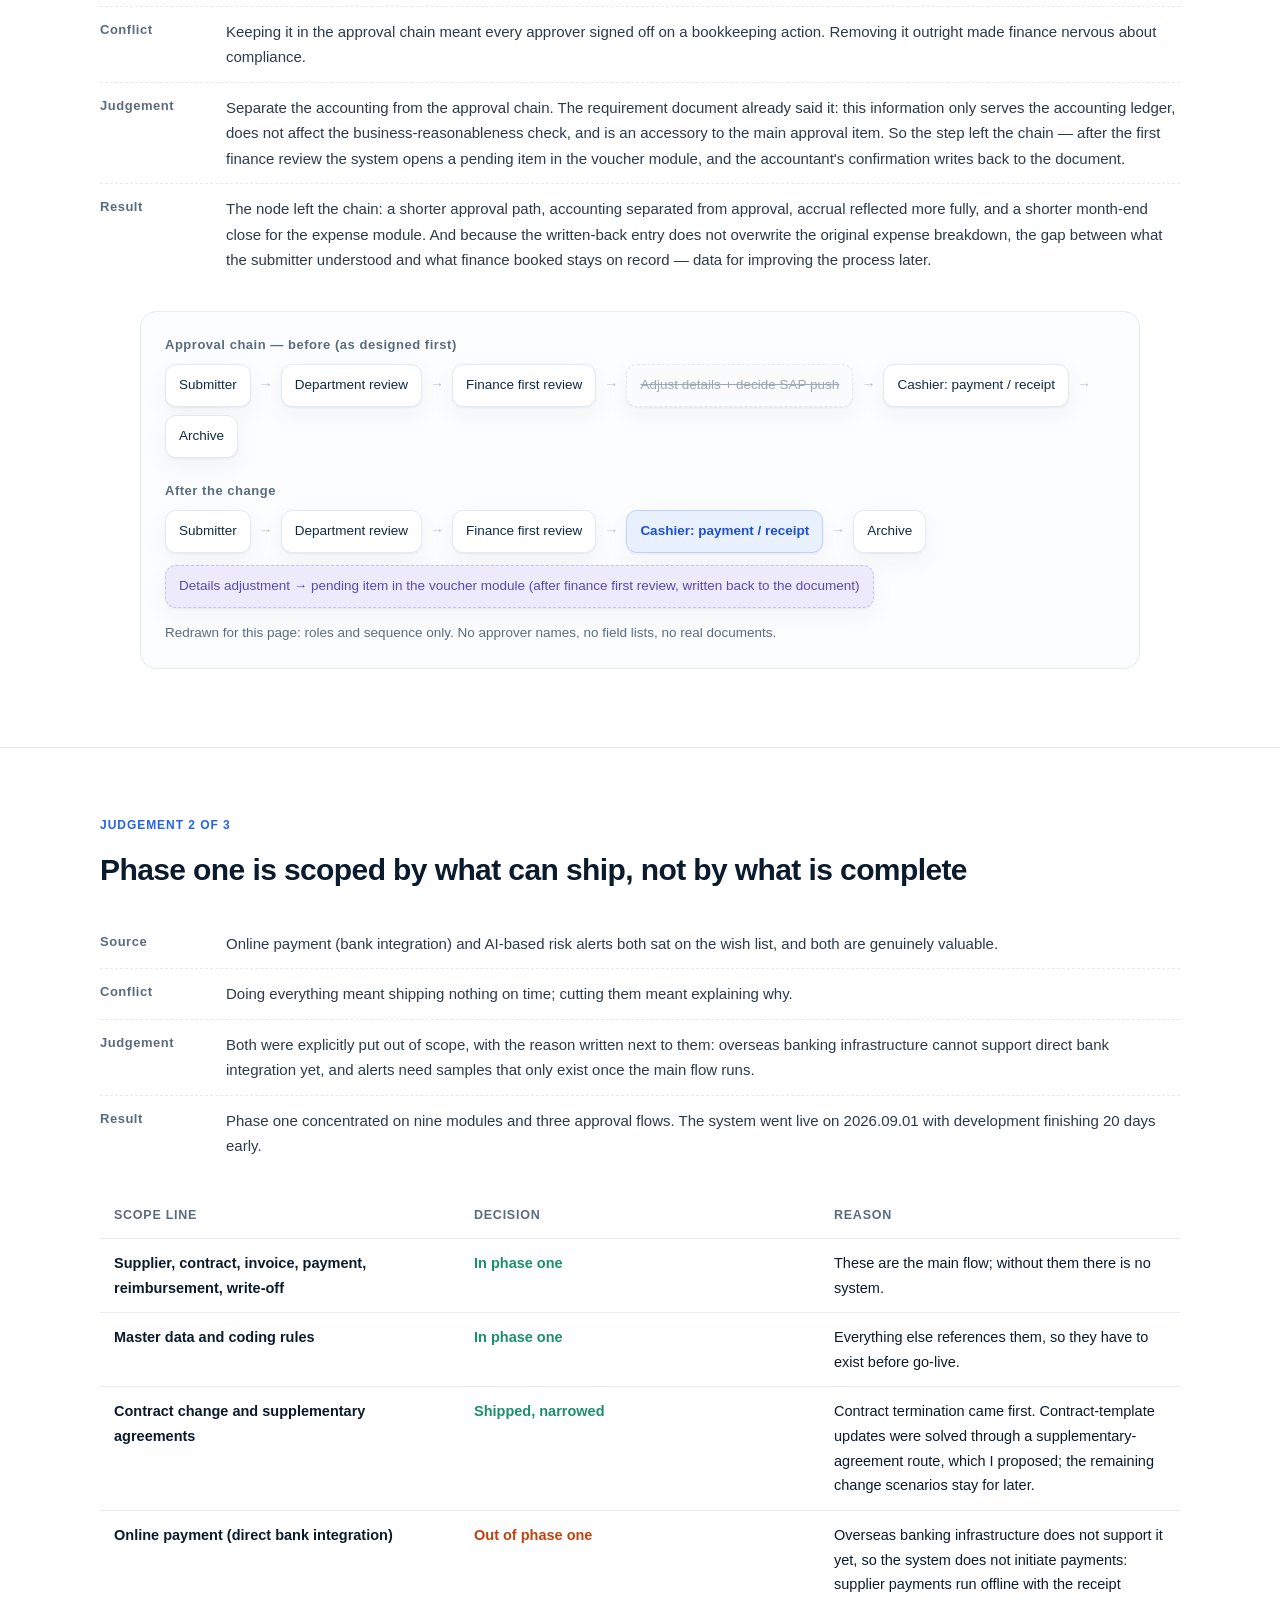
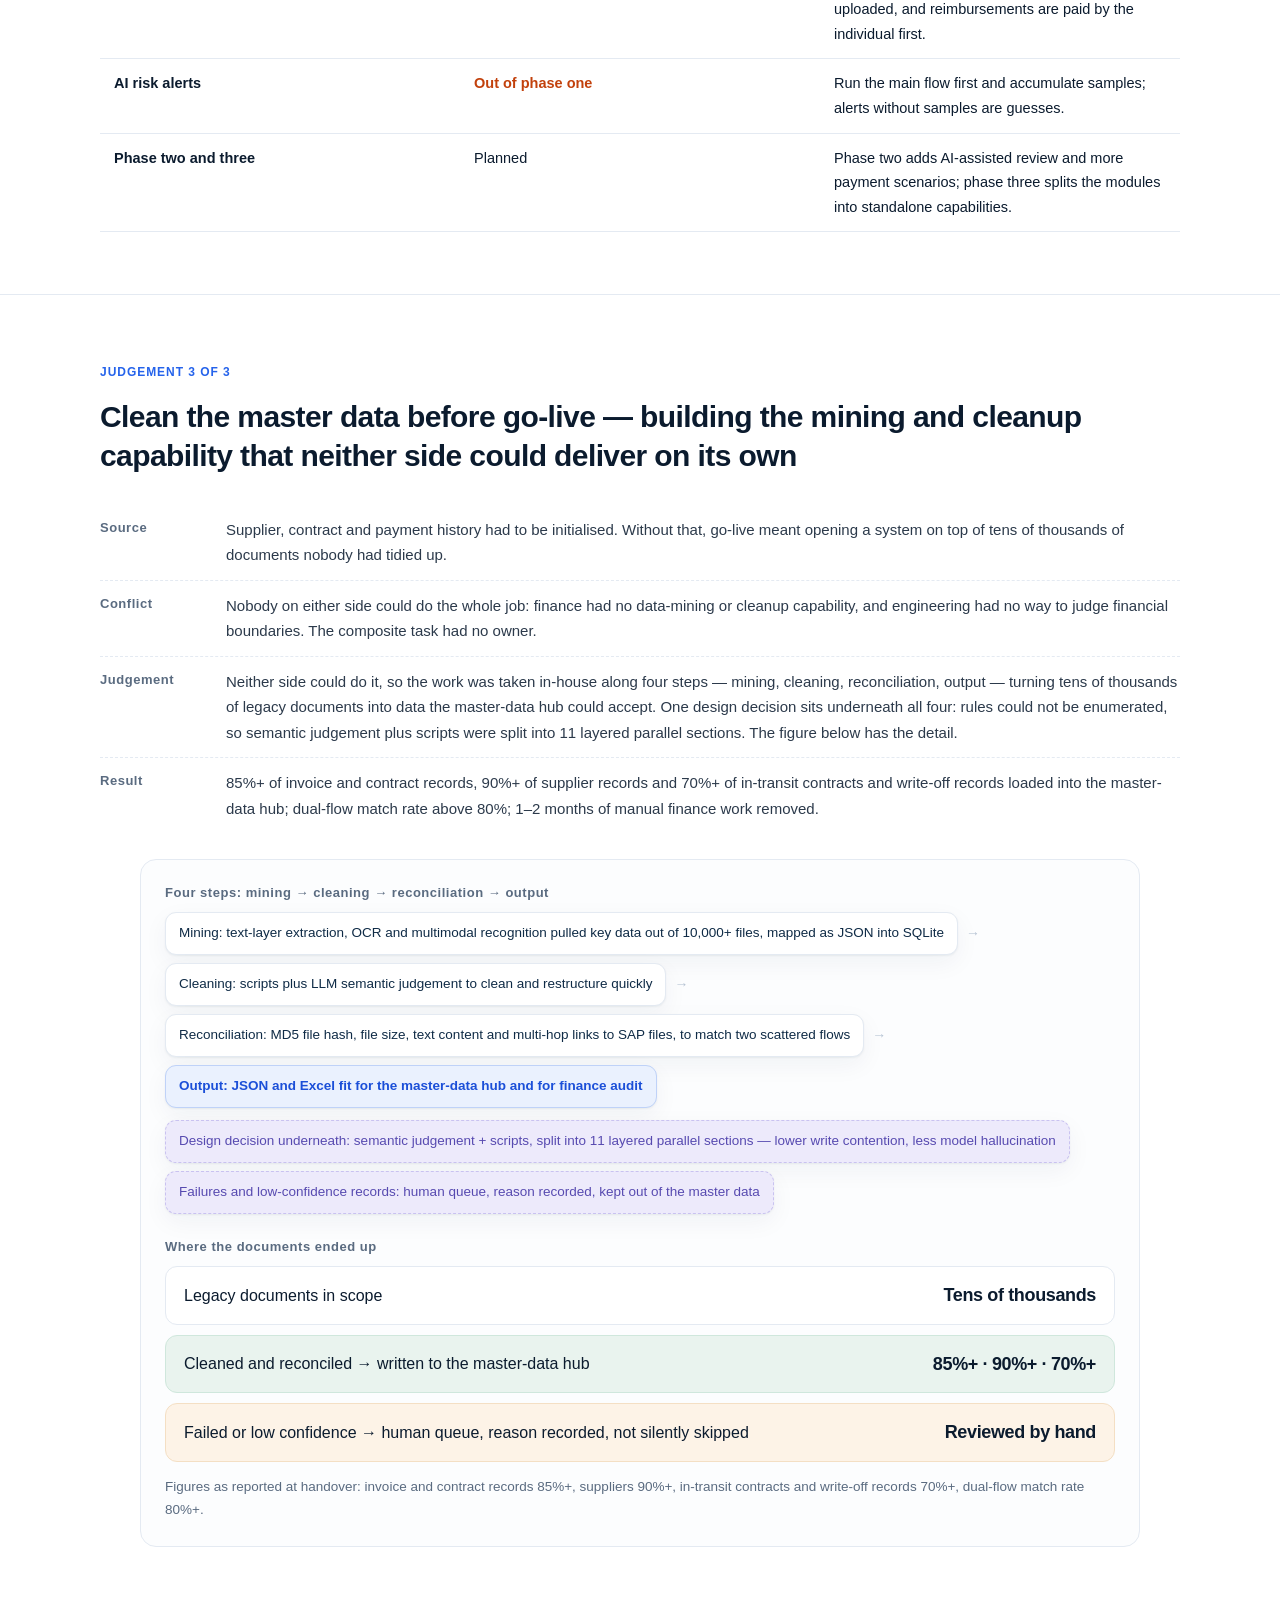
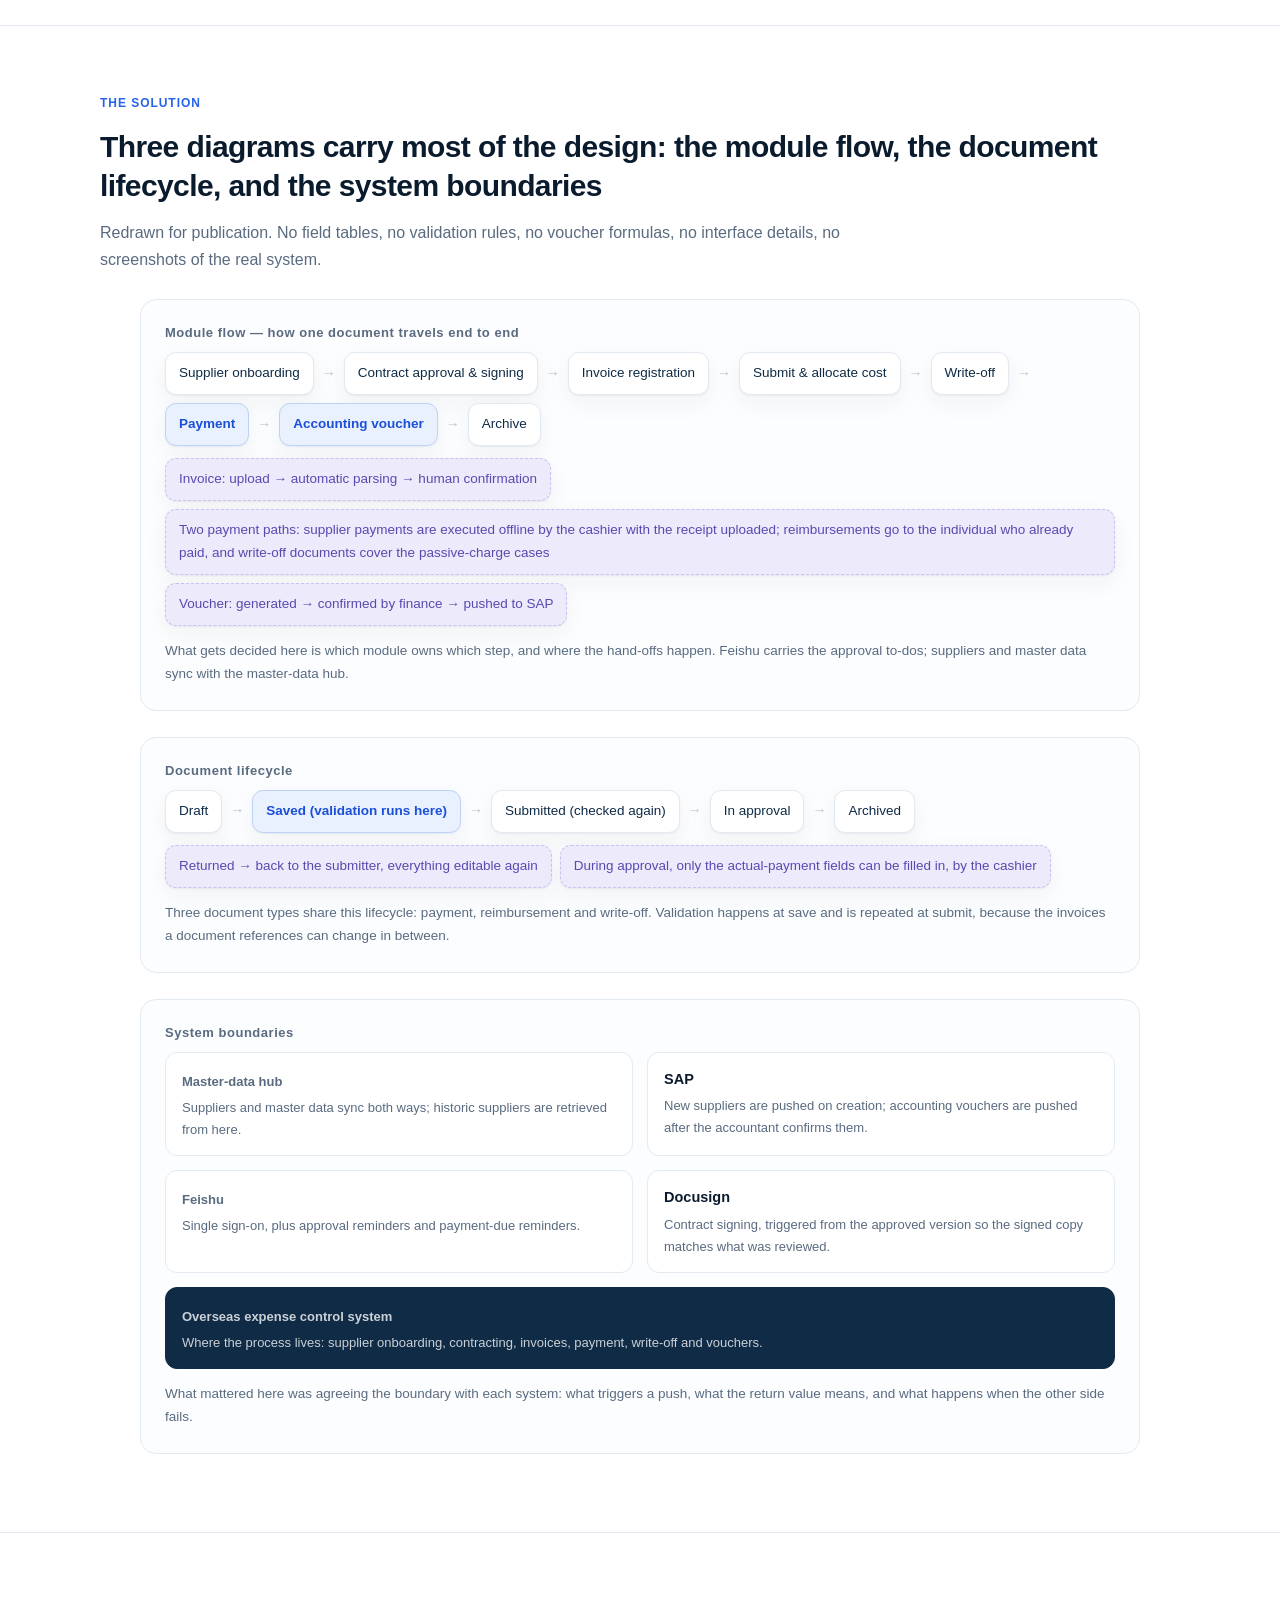
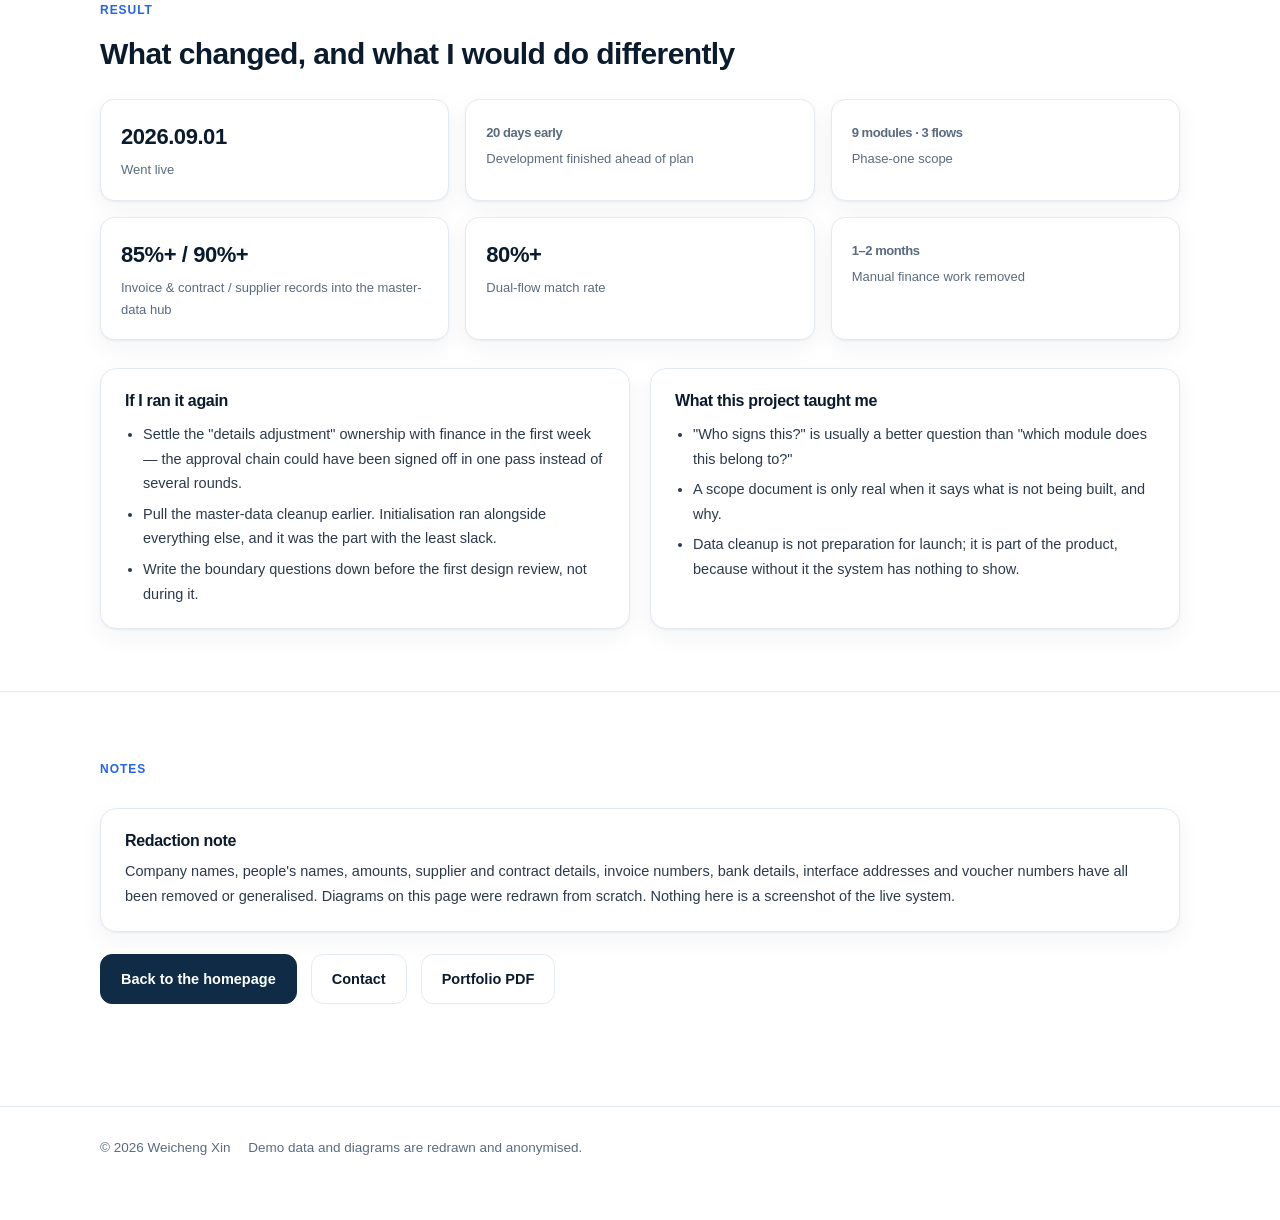
<file: case/overseas-expense/index.html>
<!DOCTYPE html>
<html lang="zh" data-lang="zh">
<head>
<meta charset="utf-8">
<meta name="viewport" content="width=device-width, initial-scale=1">
<title>海外费控系统 · 案例 | Weicheng Xin</title>
<meta name="description" content="Case study: an overseas expense control system taken from requirements to launch — three judgements, three redrawn diagrams, and what changed.">
<meta name="theme-color" content="#0B1B2E">
<link rel="icon" href="data:image/svg+xml,<svg xmlns='http://www.w3.org/2000/svg' viewBox='0 0 100 100'><rect width='100' height='100' rx='22' fill='%230F2B46'/><text x='50' y='68' font-size='56' font-family='Helvetica' font-weight='bold' fill='%23fff' text-anchor='middle'>W</text></svg>">
<link rel="stylesheet" href="../../assets/css/case.css">
</head>
<body>

<header class="nav">
  <div class="wrap nav-inner">
    <a class="brand" href="../../index.html">
      <span class="brand-mark">W</span>
      <span data-en>Weicheng Xin</span>
      <span data-zh>辛伟城</span>
    </a>
    <nav class="nav-links">
      <a href="../../index.html#how"><span data-en>How I work</span><span data-zh>方法</span></a>
      <a href="../../index.html#work"><span data-en>Work</span><span data-zh>作品</span></a>
      <a href="../../index.html#timeline"><span data-en>Timeline</span><span data-zh>经历</span></a>
      <a href="../../index.html#contact"><span data-en>Contact</span><span data-zh>联系</span></a>
    </nav>
    <div class="nav-right">
      <button class="lang-switch" id="langSwitch" type="button" aria-label="Switch language">
        <span class="opt-en">EN</span><span class="opt-zh">中文</span>
      </button>
      <a class="back" href="../../index.html#work">
        <span data-en>← Back to work</span>
        <span data-zh>← 返回作品列表</span>
      </a>
    </div>
  </div>
</header>

<main>

<!-- ============ S1 Hero ============ -->
<section class="hero">
  <div class="wrap">
    <div class="crumb">
      <a href="../../index.html"><span data-en>Home</span><span data-zh>首页</span></a>
      <span> / </span>
      <a href="../../index.html#work"><span data-en>Work</span><span data-zh>作品</span></a>
      <span> / </span>
      <span data-en>Overseas expense control</span><span data-zh>海外费控系统</span>
    </div>

    <h1>
      <span data-en>Overseas expense control: aligning what multiple departments could not explain into a system that shipped</span>
      <span data-zh>海外费控系统：把多个部门说不清的需求对齐，做成能上线的系统</span>
    </h1>
    <p class="role">
<span data-en>Second product manager · May–Aug 2026 · phase-one requirements and product solution</span>
<span data-zh>二号产品经理 · 2026.05–08 · 一期需求与产品方案</span>
    </p>

    <div class="stats">
      <div class="stat">
        <b>2026.09.01</b>
        <span data-en>System went live</span>
        <span data-zh>系统上线</span>
      </div>
      <div class="stat">
        <b><span data-en>20 days early</span><span data-zh>提前 20 天</span></b>
        <span data-en>Development finished ahead of plan</span>
        <span data-zh>开发完成早于计划</span>
      </div>
      <div class="stat">
        <b><span data-en>3 approval flows</span><span data-zh>3 条审批流</span></b>
        <span data-en>Contract · payment · write-off</span>
        <span data-zh>合同 · 付款单 · 核销单</span>
      </div>
    </div>
  </div>
</section>

<!-- ============ S2 30 秒摘要 ============ -->
<section class="screen">
  <div class="wrap">
    <div class="kicker"><span data-en>30-second summary</span><span data-zh>30 秒摘要</span></div>
    <h2>
      <span data-en>What was wrong, what I decided, what changed</span>
      <span data-zh>问题在哪、我判断了什么、最后变了什么</span>
    </h2>
    <div class="grid3">
      <div class="card">
        <span class="tag"><span data-en>Problem</span><span data-zh>问题</span></span>
        <p style="margin-top:12px">
          <span data-en>Contracts, invoices and payments had no shared reference, so nobody could answer "has this been paid, and how much?" without digging by hand.</span>
          <span data-zh>合同、发票、付款之间没有单号关联，「这笔付了吗、付了多少」只能靠人工翻记录回答。</span>
        </p>
      </div>
      <div class="card">
        <span class="tag teal"><span data-en>Three judgements</span><span data-zh>三个判断</span></span>
        <ul>
          <li><span data-en>A bookkeeping step does not belong in the approval chain.</span><span data-zh>记账动作不该占用审批链的签字。</span></li>
          <li><span data-en>Phase one is scoped by what can ship, not by what is complete.</span><span data-zh>一期范围用「能不能上线」定，不用「完不完整」定。</span></li>
          <li><span data-en>Clean the master data before go-live, not after.</span><span data-zh>主数据要先清洗再上线，不能上线后再补。</span></li>
        </ul>
      </div>
      <div class="card">
        <span class="tag green"><span data-en>Result</span><span data-zh>结果</span></span>
        <p style="margin-top:12px">
          <span data-en>Live on 2026.09.01, development 20 days early; 85%+ of invoice and contract records, 90%+ of supplier records and 70%+ of in-transit documents loaded into the master-data hub; dual-flow match rate above 80%; 1–2 months of manual finance work removed.</span>
          <span data-zh>2026.09.01 上线、开发提前 20 天；85%+ 发票合同、90%+ 供应商、70%+ 在途单据进入主数据中心；双流程勾稽率 80%+；减少财务 1–2 个月人工。</span>
        </p>
      </div>
    </div>
  </div>
</section>

<!-- ============ S3 背景与约束 ============ -->
<section class="screen">
  <div class="wrap">
    <div class="kicker"><span data-en>Background</span><span data-zh>背景与约束</span></div>
    <h2>
      <span data-en>This was more than a process re-engineering problem</span>
      <span data-zh>这件事不只是流程再造</span>
    </h2>
    <p class="lead">
      <span data-en>Six pain points surfaced in the kick-off and the interviews. Every one of them is a question somebody could not answer.</span>
      <span data-zh>启动会和访谈里暴露出六个痛点，每一个都是「有人答不上来的一个问题」。</span>
    </p>
    <div class="grid2">
      <div class="card">
        <h4><span data-en>1. No thread between documents</span><span data-zh>1. 单据之间没有关联</span></h4>
        <p><span data-en>Contracts, invoices and payments had no historical reference, so auditing and payment lookups were slow.</span><span data-zh>合同、发票与付款环节缺乏历史单号关联，审核及付款记录查询效率低。</span></p>
      </div>
      <div class="card">
        <h4><span data-en>2. Payment progress was invisible</span><span data-zh>2. 付款进度看不见</span></h4>
        <p><span data-en>Whether a contract was paid, how much was paid and how much was left had no visual tracking — business users asked finance by chat.</span><span data-zh>合同是否完成付款、已付与未付金额没有可视化追踪，业务只能反复问财务。</span></p>
      </div>
      <div class="card">
        <h4><span data-en>3. Document data depended on manual entry</span><span data-zh>3. 大量单据依赖人工手动录入</span></h4>
        <p><span data-en>Payment details were typed in by hand with little validation, leaving room for wrong or late payments to suppliers.</span><span data-zh>付款信息录入缺少有效校验，存在向供应商错付、迟付的资金风险。</span></p>
      </div>
      <div class="card">
        <h4><span data-en>4. Re-entry created new errors</span><span data-zh>4. 重复录入制造新错误</span></h4>
        <p><span data-en>Submitters re-typed the same information, so they used "submit again" to save effort — which is exactly where mistakes crept in.</span><span data-zh>提单需要录入大量重复信息，大家频繁用「再次提交」简化操作，反而更容易错漏。</span></p>
      </div>
      <div class="card">
        <h4><span data-en>5. Signing sat outside the process</span><span data-zh>5. 签署游离在流程外</span></h4>
        <p><span data-en>Contract signing links were emailed outside the approval system, so the signed version could differ from the approved one.</span><span data-zh>签署链接通过邮箱独立发送、未集成进审批系统，存在版本不一致与被篡改的风险。</span></p>
      </div>
      <div class="card">
        <h4><span data-en>6. Approval ran late for month-end close</span><span data-zh>6. 审批赶不上月结</span></h4>
        <p><span data-en>Approvals could land after the expense month had closed, and the document approval flow was tightly coupled to the payment flow — which tied accrual-basis month-end close to cash-basis payment in one chain.</span><span data-zh>审批可能晚于费用月结，而单据审批流与付款流耦合严重——等于把月结的权责发生制和付款的收付实现制绑在同一条链上。</span></p>
      </div>
      <div class="card constraints" style="grid-column: 1 / -1">
        <span class="tag purple"><span data-en>Constraints</span><span data-zh>约束条件</span></span>
        <div class="constraint-grid">
          <div class="constraint">
            <b><span data-en>Invoice formats</span><span data-zh>票据形态</span></b>
            <span data-en>Overseas invoices come in every shape, so documents could not be standardised on entry.</span>
            <span data-zh>海外票据形式难以统一，无法在入口处做成标准格式。</span>
          </div>
          <div class="constraint">
            <b><span data-en>System boundaries</span><span data-zh>系统边界</span></b>
            <span data-en>Four external systems to agree boundaries with: master-data hub, SAP, Feishu, Docusign.</span>
            <span data-zh>四个外部系统要谈清边界：主数据中心、SAP、飞书、Docusign。</span>
          </div>
          <div class="constraint">
            <b><span data-en>Deadline</span><span data-zh>交付时间</span></b>
            <span data-en>Phase one still had to go live, on the date already committed to.</span>
            <span data-zh>一期仍然必须在既定日期上线。</span>
          </div>
        </div>
      </div>
    </div>
  </div>
</section>

<!-- ============ S4 我的角色与边界 ============ -->
<section class="screen">
  <div class="wrap">
    <div class="kicker"><span data-en>My role</span><span data-zh>我的角色与边界</span></div>
    <h2>
      <span data-en>What I owned, and what I did not</span>
      <span data-zh>我负责什么，不负责什么</span>
    </h2>
    <div class="grid2">
      <div class="card">
        <span class="tag green"><span data-en>Mine</span><span data-zh>我负责</span></span>
        <ul style="margin-top:14px">
          <li><span data-en>Phase-one requirements: nine modules written up as specifications.</span><span data-zh>一期需求：九个模块的规格文档。</span></li>
          <li><span data-en>The product solution, including three independent approval flows.</span><span data-zh>产品方案，含合同、付款单、核销单三条独立审批流。</span></li>
          <li><span data-en>The master-data cleanup plan and its execution.</span><span data-zh>旧流程主数据清洗方案与执行。</span></li>
          <li><span data-en>Product acceptance and UAT support.</span><span data-zh>产品验收与 UAT 配合。</span></li>
        </ul>
        <p class="muted" style="margin-top:14px">
          <span data-en>I joined as the second product manager and took over the product-owner duties for requirements, solution and master data as the project went on.</span>
          <span data-zh>我以二号产品经理入职，项目推进过程中由我承担需求、产品方案与主数据的产品负责人职责。</span>
        </p>
      </div>
      <div class="card">
        <span class="tag"><span data-en>Not mine</span><span data-zh>不是我做的</span></span>
        <ul style="margin-top:14px">
          <li><span data-en>Development and developer self-testing — one full-stack developer built the system.</span><span data-zh>开发与研发自测：团队里有一位全栈开发做实现。</span></li>
          <li><span data-en>The final call on finance and compliance interpretation.</span><span data-zh>财务与合规口径的最终解释。</span></li>
          <li><span data-en>Project schedule and resourcing — the project lead steered that, and guided me on direction.</span><span data-zh>项目进度与资源安排：由项目负责人把控，他在方向上给我指导。</span></li>
        </ul>
        <p class="muted" style="margin-top:14px">
          <span data-en>There was guidance on direction, but the requirements, the solution and the cleanup were mine to run.</span>
          <span data-zh>方向上有人指导，但需求、方案和清洗基本由我负责。</span>
        </p>
      </div>
    </div>
  </div>
</section>

<!-- ============ S5 信息收集 ============ -->
<section class="screen">
  <div class="wrap">
    <div class="kicker"><span data-en>Gathering information</span><span data-zh>我怎么拿到信息</span></div>
    <div class="grid3">
      <div class="card">
        <h4><span data-en>Finance</span><span data-zh>财务</span></h4>
        <p><span data-en>Owns the accounting rules and the compliance risk: what must be traceable, what counts as paid.</span><span data-zh>掌握核算口径与合规风险：什么必须可追溯、什么才算已付。</span></p>
      </div>
      <div class="card">
        <h4><span data-en>Business users</span><span data-zh>业务</span></h4>
        <p><span data-en>Describe the real path, including the shortcuts they invented — re-submitting old forms instead of retyping.</span><span data-zh>讲真实操作路径，包括他们自己发明的捷径：直接「再次提交」旧单据。</span></p>
      </div>
      <div class="card">
        <h4><span data-en>Engineering</span><span data-zh>研发</span></h4>
        <p><span data-en>Tell me what the external systems can actually return, which decides where the boundary has to sit.</span><span data-zh>告诉我外部系统实际能返回什么，这决定了边界画在哪里。</span></p>
      </div>
    </div>
    <div class="note">
      <span data-en><b>Example.</b> On "payment progress" the two sides were describing different things: business users wanted "was this month's payment made, and how much", finance wanted the books to reconcile. The product answer was one place that answers the question instead of a person answering it.</span>
      <span data-zh><b>举个例子。</b>「付款进度」这件事，业务说的和财务说的不是一回事：业务要的是「这个月付了吗、付了多少」，财务要的是账实一致。产品上的答案是把答案放在一个地方，而不是让某个人反复去答。</span>
    </div>
  </div>
</section>

<!-- ============ S6 判断一 ============ -->
<section class="screen">
  <div class="wrap">
    <div class="kicker"><span data-en>Judgement 1 of 3</span><span data-zh>判断一 / 三</span></div>
    <h2>
      <span data-en>Decouple the bookkeeping step from the approval chain</span>
      <span data-zh>把记账动作从审批链解耦出去</span>
    </h2>

    <div class="decision">
      <div class="row">
        <div class="k"><span data-en>Source</span><span data-zh>来源</span></div>
        <div class="v"><span data-en>The old flow tied approval and payment into one chain: approvals could land after the expense month closed, so accrual-basis close and cash-basis payment were coupled. On top of that sat a node where a person adjusted the expense breakdown and decided whether to push the voucher to SAP.</span><span data-zh>旧流程把审批和付款绑在同一条链上：审批可能晚于费用月结，月结的权责发生制与付款的收付实现制因此耦合在一起。链上还有一个节点，由人工调整费用明细，并判断是否把凭证推送到 SAP。</span></div>
      </div>
      <div class="row">
        <div class="k"><span data-en>Conflict</span><span data-zh>冲突</span></div>
        <div class="v"><span data-en>Keeping it in the approval chain meant every approver signed off on a bookkeeping action. Removing it outright made finance nervous about compliance.</span><span data-zh>留在审批链里，等于每个审批人都要替一个记账动作签字；直接删掉，财务担心合规。</span></div>
      </div>
      <div class="row">
        <div class="k"><span data-en>Judgement</span><span data-zh>判断</span></div>
        <div class="v"><span data-en>Separate the accounting from the approval chain. The requirement document already said it: this information only serves the accounting ledger, does not affect the business-reasonableness check, and is an accessory to the main approval item. So the step left the chain — after the first finance review the system opens a pending item in the voucher module, and the accountant's confirmation writes back to the document.</span><span data-zh>把核算从审批链里拆出去，模块分离。需求文档里其实已经写清楚了：这部分信息只面向财务核算账目、不影响前端业务合理性审核，属于主审批事项的附属信息。所以财务初审后系统自动生成核算凭证的待处理项，核算人员确认后回写单据。</span></div>
      </div>
      <div class="row">
        <div class="k"><span data-en>Result</span><span data-zh>结果</span></div>
        <div class="v"><span data-en>The node left the chain: a shorter approval path, accounting separated from approval, accrual reflected more fully, and a shorter month-end close for the expense module. And because the written-back entry does not overwrite the original expense breakdown, the gap between what the submitter understood and what finance booked stays on record — data for improving the process later.</span><span data-zh>这个节点离开了审批链：审批链更短，记账与审批分离，权责发生体现得更充分，费控模块的月结周期也随之缩短；同时回写不覆盖原费用明细，于是「提单人的理解」和「财务的入账」之间的差异沉下来，变成后续优化流程的数据。</span></div>
      </div>
    </div>

    <figure class="figure">
      <div class="flow-label"><span data-en>Approval chain — before (as designed first)</span><span data-zh>审批流 · 调整前（第一版设计）</span></div>
      <div class="flow-row">
        <span class="step"><span data-en>Submitter</span><span data-zh>提单人</span></span>
        <span class="arrow">→</span>
        <span class="step"><span data-en>Department review</span><span data-zh>部门审批</span></span>
        <span class="arrow">→</span>
        <span class="step"><span data-en>Finance first review</span><span data-zh>财务初审</span></span>
        <span class="arrow">→</span>
        <span class="step gone"><span data-en>Adjust details + decide SAP push</span><span data-zh>调整费用明细 + 判断是否推 SAP</span></span>
        <span class="arrow">→</span>
        <span class="step"><span data-en>Cashier: payment / receipt</span><span data-zh>出纳：付款与凭证</span></span>
        <span class="arrow">→</span>
        <span class="step"><span data-en>Archive</span><span data-zh>归档</span></span>
      </div>

      <div class="flow-label" style="margin-top:22px"><span data-en>After the change</span><span data-zh>调整后</span></div>
      <div class="flow-row">
        <span class="step"><span data-en>Submitter</span><span data-zh>提单人</span></span>
        <span class="arrow">→</span>
        <span class="step"><span data-en>Department review</span><span data-zh>部门审批</span></span>
        <span class="arrow">→</span>
        <span class="step"><span data-en>Finance first review</span><span data-zh>财务初审</span></span>
        <span class="arrow">→</span>
        <span class="step accent"><span data-en>Cashier: payment / receipt</span><span data-zh>出纳：付款与凭证</span></span>
        <span class="arrow">→</span>
        <span class="step"><span data-en>Archive</span><span data-zh>归档</span></span>
      </div>
      <div class="flow-row" style="margin-top:12px">
        <span class="step moved"><span data-en>Details adjustment → pending item in the voucher module (after finance first review, written back to the document)</span><span data-zh>费用明细调整 → 移入核算凭证模块的待处理项（财务初审后生成，确认后回写单据）</span></span>
      </div>
      <figcaption>
        <span data-en>Redrawn for this page: roles and sequence only. No approver names, no field lists, no real documents.</span>
        <span data-zh>本页重绘：只画角色与顺序，不含审批人姓名、字段清单与真实单据。</span>
      </figcaption>
    </figure>
  </div>
</section>

<!-- ============ S7 判断二 ============ -->
<section class="screen">
  <div class="wrap">
    <div class="kicker"><span data-en>Judgement 2 of 3</span><span data-zh>判断二 / 三</span></div>
    <h2>
      <span data-en>Phase one is scoped by what can ship, not by what is complete</span>
      <span data-zh>一期范围用「能不能上线」定，不用「完不完整」定</span>
    </h2>

    <div class="decision">
      <div class="row">
        <div class="k"><span data-en>Source</span><span data-zh>来源</span></div>
        <div class="v"><span data-en>Online payment (bank integration) and AI-based risk alerts both sat on the wish list, and both are genuinely valuable.</span><span data-zh>线上付款（银企直联）和 AI 预警都在愿望清单上，而且都确实有价值。</span></div>
      </div>
      <div class="row">
        <div class="k"><span data-en>Conflict</span><span data-zh>冲突</span></div>
        <div class="v"><span data-en>Doing everything meant shipping nothing on time; cutting them meant explaining why.</span><span data-zh>全做等于一期交不出来；砍掉又要解释为什么。</span></div>
      </div>
      <div class="row">
        <div class="k"><span data-en>Judgement</span><span data-zh>判断</span></div>
        <div class="v"><span data-en>Both were explicitly put out of scope, with the reason written next to them: overseas banking infrastructure cannot support direct bank integration yet, and alerts need samples that only exist once the main flow runs.</span><span data-zh>两个都明确划出本期范围，并把原因写在旁边：海外银行基建暂时做不到银企直联；AI 预警需要样本，而样本只有主流程跑起来才有。</span></div>
      </div>
      <div class="row">
        <div class="k"><span data-en>Result</span><span data-zh>结果</span></div>
        <div class="v"><span data-en>Phase one concentrated on nine modules and three approval flows. The system went live on 2026.09.01 with development finishing 20 days early.</span><span data-zh>一期集中在九个模块和三条审批流上，系统 2026.09.01 上线，开发提前 20 天完成。</span></div>
      </div>
    </div>

    <table class="scope">
      <thead>
        <tr>
          <th><span data-en>Scope line</span><span data-zh>范围</span></th>
          <th><span data-en>Decision</span><span data-zh>决定</span></th>
          <th><span data-en>Reason</span><span data-zh>原因</span></th>
        </tr>
      </thead>
      <tbody>
        <tr>
          <td><b><span data-en>Supplier, contract, invoice, payment, reimbursement, write-off</span><span data-zh>供应商、合同、发票、付款、报销、核销</span></b></td>
          <td class="yes"><span data-en>In phase one</span><span data-zh>本期做</span></td>
          <td><span data-en>These are the main flow; without them there is no system.</span><span data-zh>主流程，不做就没有系统。</span></td>
        </tr>
        <tr>
          <td><b><span data-en>Master data and coding rules</span><span data-zh>财务主数据与编码规则</span></b></td>
          <td class="yes"><span data-en>In phase one</span><span data-zh>本期做</span></td>
          <td><span data-en>Everything else references them, so they have to exist before go-live.</span><span data-zh>其他模块都要引用它们，必须在上线前就位。</span></td>
        </tr>
        <tr>
          <td><b><span data-en>Contract change and supplementary agreements</span><span data-zh>合同变更与补充协议</span></b></td>
          <td class="yes"><span data-en>Shipped, narrowed</span><span data-zh>已实现（收窄）</span></td>
          <td><span data-en>Contract termination came first. Contract-template updates were solved through a supplementary-agreement route, which I proposed; the remaining change scenarios stay for later.</span><span data-zh>合同终止先做；合同模板更新通过补充协议这条路走通了，是我提出的，其余变更场景留到后续扩展。</span></td>
        </tr>
        <tr>
          <td><b><span data-en>Online payment (direct bank integration)</span><span data-zh>线上付款（银企直联）</span></b></td>
          <td class="no"><span data-en>Out of phase one</span><span data-zh>本期不做</span></td>
          <td><span data-en>Overseas banking infrastructure does not support it yet, so the system does not initiate payments: supplier payments run offline with the receipt uploaded, and reimbursements are paid by the individual first.</span><span data-zh>海外金融基建暂不具备条件，系统不发起付款：对公支付由出纳线下执行并上传凭证，对私报销由个人先行垫付。</span></td>
        </tr>
        <tr>
          <td><b><span data-en>AI risk alerts</span><span data-zh>AI 预警</span></b></td>
          <td class="no"><span data-en>Out of phase one</span><span data-zh>本期不做</span></td>
          <td><span data-en>Run the main flow first and accumulate samples; alerts without samples are guesses.</span><span data-zh>先跑通主流程、积累样本；没有样本的预警只是猜。</span></td>
        </tr>
        <tr>
          <td><b><span data-en>Phase two and three</span><span data-zh>二期与三期</span></b></td>
          <td><span data-en>Planned</span><span data-zh>规划中</span></td>
          <td><span data-en>Phase two adds AI-assisted review and more payment scenarios; phase three splits the modules into standalone capabilities.</span><span data-zh>二期引入 AI 辅助审核、增加备用金与预付核销等场景；三期把各模块拆成独立能力平台。</span></td>
        </tr>
      </tbody>
    </table>
  </div>
</section>

<!-- ============ S8 判断三 ============ -->
<section class="screen">
  <div class="wrap">
    <div class="kicker"><span data-en>Judgement 3 of 3</span><span data-zh>判断三 / 三</span></div>
    <h2>
      <span data-en>Clean the master data before go-live — building the mining and cleanup capability that neither side could deliver on its own</span>
      <span data-zh>先清洗主数据再上线——两边各自缺一块的能力，由我补上做成</span>
    </h2>

    <div class="decision">
      <div class="row">
        <div class="k"><span data-en>Source</span><span data-zh>来源</span></div>
        <div class="v"><span data-en>Supplier, contract and payment history had to be initialised. Without that, go-live meant opening a system on top of tens of thousands of documents nobody had tidied up.</span><span data-zh>供应商、合同、付款的历史数据需要初始化；不做这一步，上线就是在几万份没整理过的旧单据上开系统。</span></div>
      </div>
      <div class="row">
        <div class="k"><span data-en>Conflict</span><span data-zh>冲突</span></div>
        <div class="v"><span data-en>Nobody on either side could do the whole job: finance had no data-mining or cleanup capability, and engineering had no way to judge financial boundaries. The composite task had no owner.</span><span data-zh>两边都做不了这件事：财务没有数据挖掘与清洗能力，研发没有财务专业边界判断——这个复合任务没人现成会做。</span></div>
      </div>
      <div class="row">
        <div class="k"><span data-en>Judgement</span><span data-zh>判断</span></div>
        <div class="v"><span data-en>Neither side could do it, so the work was taken in-house along four steps — mining, cleaning, reconciliation, output — turning tens of thousands of legacy documents into data the master-data hub could accept. One design decision sits underneath all four: rules could not be enumerated, so semantic judgement plus scripts were split into 11 layered parallel sections. The figure below has the detail.</span><span data-zh>既然两边都没有这条能力，这件事就自己做：按挖掘、清洗、勾稽、输出四步走，把上万份旧单据变成能进主数据中心的数据。四步底下压着一个设计决策——规则穷举不过来，就用语义判断结合脚本，拆成 11 个分层并行小节。细节见下面那张图。</span></div>
      </div>
      <div class="row">
        <div class="k"><span data-en>Result</span><span data-zh>结果</span></div>
        <div class="v"><span data-en>85%+ of invoice and contract records, 90%+ of supplier records and 70%+ of in-transit contracts and write-off records loaded into the master-data hub; dual-flow match rate above 80%; 1–2 months of manual finance work removed.</span><span data-zh>85%+ 发票合同、90%+ 供应商、70%+ 在途合同与提款单核销记录进入主数据中心；双流程勾稽率 80%+；减少财务 1–2 个月人工。</span></div>
      </div>
    </div>

    <figure class="figure">
      <div class="flow-label"><span data-en>Four steps: mining → cleaning → reconciliation → output</span><span data-zh>四步链路：挖掘 → 清洗 → 勾稽 → 输出</span></div>
      <div class="flow-row">
        <span class="step"><span data-en>Mining: text-layer extraction, OCR and multimodal recognition pulled key data out of 10,000+ files, mapped as JSON into SQLite</span><span data-zh>挖掘：文本层提取、OCR 与多模态识别，把上万份文件的关键数据挖出来，转成 JSON 映射进 SQLite</span></span>
        <span class="arrow">→</span>
        <span class="step"><span data-en>Cleaning: scripts plus LLM semantic judgement to clean and restructure quickly</span><span data-zh>清洗：脚本加大模型语义判断，快速清洗和重构</span></span>
        <span class="arrow">→</span>
        <span class="step"><span data-en>Reconciliation: MD5 file hash, file size, text content and multi-hop links to SAP files, to match two scattered flows</span><span data-zh>勾稽：文件哈希 MD5、文件大小、文本内容与 SAP 文件多跳，把散落的两条流程勾起来</span></span>
        <span class="arrow">→</span>
        <span class="step accent"><span data-en>Output: JSON and Excel fit for the master-data hub and for finance audit</span><span data-zh>输出：可进入主数据中心与财务审计的 JSON 和 Excel 表</span></span>
      </div>
      <div class="flow-row" style="margin-top:12px">
        <span class="step moved"><span data-en>Design decision underneath: semantic judgement + scripts, split into 11 layered parallel sections — lower write contention, less model hallucination</span><span data-zh>底下的设计决策：语义判断结合脚本，拆成 11 个分层并行小节——降低写库冲突与模型幻觉</span></span>
        <span class="step moved"><span data-en>Failures and low-confidence records: human queue, reason recorded, kept out of the master data</span><span data-zh>失败与低置信记录：进人工队列、记录原因，不污染主数据</span></span>
      </div>

      <div class="flow-label" style="margin-top:22px"><span data-en>Where the documents ended up</span><span data-zh>单据最后去了哪里</span></div>
      <div class="funnel">
        <div class="funnel-row">
          <span><span data-en>Legacy documents in scope</span><span data-zh>纳入范围的旧单据</span></span>
          <span class="n"><span data-en>Tens of thousands</span><span data-zh>上万份</span></span>
        </div>
        <div class="funnel-row hi">
          <span><span data-en>Cleaned and reconciled → written to the master-data hub</span><span data-zh>清洗与勾稽通过 → 写入主数据中心</span></span>
          <span class="n">85%+ · 90%+ · 70%+</span>
        </div>
        <div class="funnel-row warn">
          <span><span data-en>Failed or low confidence → human queue, reason recorded, not silently skipped</span><span data-zh>失败或低置信 → 人工队列，记录原因，不静默跳过</span></span>
          <span class="n"><span data-en>Reviewed by hand</span><span data-zh>人工复核</span></span>
        </div>
      </div>
      <figcaption>
        <span data-en>Figures as reported at handover: invoice and contract records 85%+, suppliers 90%+, in-transit contracts and write-off records 70%+, dual-flow match rate 80%+.</span>
        <span data-zh>数字取自交接口径：发票与合同 85%+、供应商 90%+、在途合同与核销记录 70%+，双流程勾稽率 80%+。</span>
      </figcaption>
    </figure>
  </div>
</section>

<!-- ============ S9 方案长什么样 ============ -->
<section class="screen">
  <div class="wrap">
    <div class="kicker"><span data-en>The solution</span><span data-zh>方案长什么样</span></div>
    <h2>
      <span data-en>Three diagrams carry most of the design: the module flow, the document lifecycle, and the system boundaries</span>
      <span data-zh>三张图承载了大部分设计：模块流程、单据状态机、系统集成边界</span>
    </h2>
    <p class="lead">
      <span data-en>Redrawn for publication. No field tables, no validation rules, no voucher formulas, no interface details, no screenshots of the real system.</span>
      <span data-zh>为公开重绘。不放字段表、校验规则、凭证分录公式、接口细节，也不放真实系统截图。</span>
    </p>

    <figure class="figure">
      <div class="flow-label"><span data-en>Module flow — how one document travels end to end</span><span data-zh>模块流程：一张单据怎么走完全程</span></div>
      <div class="flow-row">
        <span class="step"><span data-en>Supplier onboarding</span><span data-zh>供应商准入</span></span>
        <span class="arrow">→</span>
        <span class="step"><span data-en>Contract approval &amp; signing</span><span data-zh>合同审批与签署</span></span>
        <span class="arrow">→</span>
        <span class="step"><span data-en>Invoice registration</span><span data-zh>发票登记</span></span>
        <span class="arrow">→</span>
        <span class="step"><span data-en>Submit &amp; allocate cost</span><span data-zh>提单与费用分摊</span></span>
        <span class="arrow">→</span>
        <span class="step"><span data-en>Write-off</span><span data-zh>核销</span></span>
        <span class="arrow">→</span>
        <span class="step accent"><span data-en>Payment</span><span data-zh>付款</span></span>
        <span class="arrow">→</span>
        <span class="step accent"><span data-en>Accounting voucher</span><span data-zh>核算凭证</span></span>
        <span class="arrow">→</span>
        <span class="step"><span data-en>Archive</span><span data-zh>归档</span></span>
      </div>
      <div class="flow-row" style="margin-top:12px">
        <span class="step moved"><span data-en>Invoice: upload → automatic parsing → human confirmation</span><span data-zh>发票：上传 → 自动解析 → 人工确认</span></span>
        <span class="step moved"><span data-en>Two payment paths: supplier payments are executed offline by the cashier with the receipt uploaded; reimbursements go to the individual who already paid, and write-off documents cover the passive-charge cases</span><span data-zh>付款有两条路径：对公支付由出纳线下付款并上传付款凭证；对私报销是个人已垫付后补单据，核销单用于被动扣款场景</span></span>
        <span class="step moved"><span data-en>Voucher: generated → confirmed by finance → pushed to SAP</span><span data-zh>核算凭证：生成 → 财务确认 → 推送 SAP</span></span>
      </div>
      <figcaption>
        <span data-en>What gets decided here is which module owns which step, and where the hand-offs happen. Feishu carries the approval to-dos; suppliers and master data sync with the master-data hub.</span>
        <span data-zh>这里的设计决策是「哪一步归哪个模块」以及交接发生在哪里。飞书承载审批待办；供应商与主数据同主数据中心同步。</span>
      </figcaption>
    </figure>

    <figure class="figure">
      <div class="flow-label"><span data-en>Document lifecycle</span><span data-zh>单据状态机</span></div>
      <div class="flow-row">
        <span class="step"><span data-en>Draft</span><span data-zh>暂存</span></span>
        <span class="arrow">→</span>
        <span class="step accent"><span data-en>Saved (validation runs here)</span><span data-zh>保存（校验节点）</span></span>
        <span class="arrow">→</span>
        <span class="step"><span data-en>Submitted (checked again)</span><span data-zh>提交（再次校验）</span></span>
        <span class="arrow">→</span>
        <span class="step"><span data-en>In approval</span><span data-zh>审批中</span></span>
        <span class="arrow">→</span>
        <span class="step"><span data-en>Archived</span><span data-zh>归档</span></span>
      </div>
      <div class="flow-row" style="margin-top:12px">
        <span class="step moved"><span data-en>Returned → back to the submitter, everything editable again</span><span data-zh>退回 → 回到提单人，恢复可编辑</span></span>
        <span class="step moved"><span data-en>During approval, only the actual-payment fields can be filled in, by the cashier</span><span data-zh>审批中仅「实际付款信息」可由出纳填写</span></span>
      </div>
      <figcaption>
        <span data-en>Three document types share this lifecycle: payment, reimbursement and write-off. Validation happens at save and is repeated at submit, because the invoices a document references can change in between.</span>
        <span data-zh>三种单据共用这条状态链：付款单、费用报销、核销单。校验放在保存节点、提交时再校验一次，因为期间引用的发票状态可能变化。</span>
      </figcaption>
    </figure>

    <figure class="figure">
      <div class="flow-label"><span data-en>System boundaries</span><span data-zh>系统集成边界</span></div>
      <div class="sys-grid">
        <div class="sys">
          <b><span data-en>Master-data hub</span><span data-zh>主数据中心</span></b>
          <span><span data-en>Suppliers and master data sync both ways; historic suppliers are retrieved from here.</span><span data-zh>供应商与主数据双向同步；历史供应商从这里获取。</span></span>
        </div>
        <div class="sys">
          <b>SAP</b>
          <span><span data-en>New suppliers are pushed on creation; accounting vouchers are pushed after the accountant confirms them.</span><span data-zh>新建供应商即时推送；核算凭证在财务确认后推送。</span></span>
        </div>
        <div class="sys">
          <b><span data-en>Feishu</span><span data-zh>飞书</span></b>
          <span><span data-en>Single sign-on, plus approval reminders and payment-due reminders.</span><span data-zh>统一登录，并承载审批待办与付款到期提醒。</span></span>
        </div>
        <div class="sys">
          <b>Docusign</b>
          <span><span data-en>Contract signing, triggered from the approved version so the signed copy matches what was reviewed.</span><span data-zh>合同线上签署，从已审批版本发起，保证签署件与审批件一致。</span></span>
        </div>
        <div class="sys core">
          <b><span data-en>Overseas expense control system</span><span data-zh>海外费控系统</span></b>
          <span><span data-en>Where the process lives: supplier onboarding, contracting, invoices, payment, write-off and vouchers.</span><span data-zh>流程的落点：供应商准入、合同、发票、付款、核销与核算凭证。</span></span>
        </div>
      </div>
      <figcaption>
        <span data-en>What mattered here was agreeing the boundary with each system: what triggers a push, what the return value means, and what happens when the other side fails.</span>
        <span data-zh>这里真正要谈清的是每个系统的边界：什么触发推送、返回值代表什么、对方失败时怎么办。</span>
      </figcaption>
    </figure>
  </div>
</section>

<!-- ============ S10 结果与反思 ============ -->
<section class="screen">
  <div class="wrap">
    <div class="kicker"><span data-en>Result</span><span data-zh>结果</span></div>
    <h2>
      <span data-en>What changed, and what I would do differently</span>
      <span data-zh>变了什么，以及如果重来一次</span>
    </h2>
    <div class="wall">
      <div class="stat"><b>2026.09.01</b><span data-en>Went live</span><span data-zh>上线</span></div>
      <div class="stat"><b><span data-en>20 days early</span><span data-zh>提前 20 天</span></b><span data-en>Development finished ahead of plan</span><span data-zh>开发完成早于计划</span></div>
      <div class="stat"><b><span data-en>9 modules · 3 flows</span><span data-zh>9 个模块 · 3 条审批流</span></b><span data-en>Phase-one scope</span><span data-zh>一期范围</span></div>
      <div class="stat"><b>85%+ / 90%+</b><span data-en>Invoice &amp; contract / supplier records into the master-data hub</span><span data-zh>发票合同 / 供应商进入主数据中心</span></div>
      <div class="stat"><b>80%+</b><span data-en>Dual-flow match rate</span><span data-zh>双流程勾稽率</span></div>
      <div class="stat"><b><span data-en>1–2 months</span><span data-zh>1–2 个月</span></b><span data-en>Manual finance work removed</span><span data-zh>减少的财务人工</span></div>
    </div>

    <div class="grid2">
      <div class="card">
        <h4><span data-en>If I ran it again</span><span data-zh>如果重来一次</span></h4>
        <ul>
          <li><span data-en>Settle the "details adjustment" ownership with finance in the first week — the approval chain could have been signed off in one pass instead of several rounds.</span><span data-zh>第一周就和财务把「费用明细调整属于谁」定下来——审批流可以一次定稿，而不是来回改几轮。</span></li>
          <li><span data-en>Pull the master-data cleanup earlier. Initialisation ran alongside everything else, and it was the part with the least slack.</span><span data-zh>主数据清洗应该更早介入。初始化是和其他事并行的，但它恰恰是最没有余量的一环。</span></li>
          <li><span data-en>Write the boundary questions down before the first design review, not during it.</span><span data-zh>边界问题应该在第一次方案评审前就写下来，而不是在评审现场才问。</span></li>
        </ul>
      </div>
      <div class="card">
        <h4><span data-en>What this project taught me</span><span data-zh>这件事教会我什么</span></h4>
        <ul>
          <li><span data-en>"Who signs this?" is usually a better question than "which module does this belong to?"</span><span data-zh>「这件事该谁签字」往往比「这件事归哪个模块」更有用。</span></li>
          <li><span data-en>A scope document is only real when it says what is not being built, and why.</span><span data-zh>范围文档真正的价值在于写清楚「不做什么」以及为什么。</span></li>
          <li><span data-en>Data cleanup is not preparation for launch; it is part of the product, because without it the system has nothing to show.</span><span data-zh>数据清洗不是上线的准备工作，它就是产品的一部分——没有它，系统上去也没东西可看。</span></li>
        </ul>
      </div>
    </div>
  </div>
</section>

<!-- ============ S11 声明与出口 ============ -->
<section class="screen">
  <div class="wrap">
    <div class="kicker"><span data-en>Notes</span><span data-zh>说明</span></div>
    <div class="card" style="margin-top: 26px">
      <h4><span data-en>Redaction note</span><span data-zh>脱敏声明</span></h4>
      <p><span data-en>Company names, people's names, amounts, supplier and contract details, invoice numbers, bank details, interface addresses and voucher numbers have all been removed or generalised. Diagrams on this page were redrawn from scratch. Nothing here is a screenshot of the live system.</span><span data-zh>本页中的公司名称、人员姓名、金额、供应商与合同信息、发票号、银行信息、接口地址与凭证号均已删除或泛化；所有图均为重新绘制，不含任何真实系统截图。</span></p>
    </div>
    <div class="next">
      <a class="btn primary" href="../../index.html#work">
        <span data-en>Back to the homepage</span>
        <span data-zh>回到首页</span>
      </a>
      <a class="btn" href="../../index.html#contact">
        <span data-en>Contact</span>
        <span data-zh>联系方式</span>
      </a>
      <a class="btn" href="../../portfolio/Xin-Weicheng-Portfolio.pdf">
        <span data-en>Portfolio PDF</span>
        <span data-zh>作品集 PDF</span>
      </a>
    </div>
  </div>
</section>

</main>

<footer class="foot">
  <div class="wrap">
    <span>© 2026 Weicheng Xin</span>
    <span style="margin-left:14px" data-en>Demo data and diagrams are redrawn and anonymised.</span>
    <span style="margin-left:14px" data-zh>演示数据与图表均已重绘、脱敏。</span>
  </div>
</footer>

<script src="../../assets/js/case.js"></script>

</body>
</html>
</file>
<file: assets/css/home.css>
/* 首页样式 —— 原 index.html 内联样式，原样迁出 */
:root {
  --navy: #0B1B2E;
  --navy-2: #0F2B46;
  --blue: #2563EB;
  --blue-soft: #EAF1FE;
  --teal: #0F8A8A;
  --teal-soft: #E3F4F4;
  --green: #1B8F6B;
  --green-soft: #E9F3EE;
  --purple: #6D5BD0;
  --purple-soft: #EDEAFB;
  --ink: #16212F;
  --gray: #5B6675;
  --gray-l: #8A94A2;
  --line: #E2E8F0;
  --bg: #F6F8FB;
  --white: #FFFFFF;
  --shadow-s: 0 1px 2px rgba(15, 43, 70, .06), 0 8px 24px rgba(15, 43, 70, .06);
  --shadow-m: 0 2px 4px rgba(15, 43, 70, .06), 0 18px 48px rgba(15, 43, 70, .10);
  --radius: 16px;
  --maxw: 1120px;
}

* { box-sizing: border-box; }
html { scroll-behavior: smooth; }

body {
  margin: 0;
  background: var(--white);
  color: var(--ink);
  font-family: -apple-system, BlinkMacSystemFont, "Segoe UI", "PingFang SC",
               "Hiragino Sans GB", "Microsoft YaHei", Helvetica, Arial, sans-serif;
  line-height: 1.66;
  -webkit-font-smoothing: antialiased;
  overflow-x: hidden;
}

a { color: inherit; text-decoration: none; }
h1, h2, h3, h4 { margin: 0; line-height: 1.25; letter-spacing: -0.01em; font-weight: 700; }
p { margin: 0; }
.wrap { max-width: var(--maxw); margin: 0 auto; padding: 0 24px; }

/* 语言切换：非当前语言的节点隐藏 */
html[data-lang="en"] [data-zh],
html[data-lang="zh"] [data-en] { display: none !important; }

/* 中文模式下的排版微调 */
html[data-lang="zh"] .hero h1 { font-size: clamp(34px, 5.4vw, 60px); letter-spacing: -.02em; }
html[data-lang="zh"] .hero-sub,
html[data-lang="zh"] .sec-head p { font-size: 16px; }

/* ---------------- 顶部导航 ---------------- */
.nav {
  position: fixed; top: 0; left: 0; right: 0; z-index: 100;
  transition: background .35s ease, box-shadow .35s ease;
}
.nav.solid {
  background: rgba(255, 255, 255, .84);
  backdrop-filter: saturate(180%) blur(14px);
  box-shadow: 0 1px 0 rgba(15, 43, 70, .07);
}
.nav-inner { display: flex; align-items: center; justify-content: space-between; height: 64px; gap: 16px; }
.brand { display: flex; align-items: center; gap: 10px; font-weight: 700; letter-spacing: -.01em; }
.brand-mark {
  width: 30px; height: 30px; border-radius: 9px; flex: 0 0 auto;
  background: linear-gradient(140deg, var(--navy-2), var(--blue));
  color: #fff; display: grid; place-items: center; font-size: 14px; font-weight: 700;
}
.nav-links { display: flex; align-items: center; gap: 24px; font-size: 14px; color: var(--gray); }
.nav-links a { position: relative; padding: 4px 0; transition: color .2s ease; }
.nav-links a::after {
  content: ""; position: absolute; left: 0; bottom: 0; height: 2px; width: 0;
  background: var(--blue); transition: width .28s cubic-bezier(.4, 0, .2, 1);
}
.nav-links a:hover { color: var(--navy); }
.nav-links a:hover::after { width: 100%; }
.nav-right { display: flex; align-items: center; gap: 10px; }

/* ---------------- 语言切换按钮 ---------------- */
.lang-switch {
  position: relative; display: inline-flex; align-items: center;
  background: #fff; border: 1px solid var(--line); border-radius: 999px;
  padding: 3px; cursor: pointer; user-select: none; font-family: inherit;
  transition: border-color .22s ease, box-shadow .22s ease;
}
.lang-switch:hover { border-color: #C9D6E6; box-shadow: var(--shadow-s); }
.lang-switch .slide {
  position: absolute; top: 3px; left: 3px; height: calc(100% - 6px); width: 42px;
  background: var(--navy-2); border-radius: 999px;
  transition: transform .32s cubic-bezier(.4, 0, .2, 1);
}
html[data-lang="zh"] .lang-switch .slide { transform: translateX(42px); }
.lang-switch .opt {
  position: relative; z-index: 1; width: 42px; text-align: center;
  font-size: 12.5px; font-weight: 700; letter-spacing: .04em; color: var(--gray);
  padding: 5px 0; transition: color .28s ease;
}
html[data-lang="en"] .lang-switch .opt[data-for="en"],
html[data-lang="zh"] .lang-switch .opt[data-for="zh"] { color: #fff; }

.nav-ctas { display: flex; align-items: center; gap: 8px; }
.nav-cta {
  font-size: 13px; font-weight: 600; padding: 8px 14px; border-radius: 999px;
  border: 1px solid var(--line); color: var(--navy); background: #fff; white-space: nowrap;
  transition: transform .2s ease, box-shadow .2s ease, border-color .2s ease,
              background .2s ease, color .2s ease;
}
.nav-cta:hover { transform: translateY(-1px); box-shadow: var(--shadow-s); border-color: #C9D6E6; }
.nav-cta.resume { background: var(--navy-2); color: #fff; border-color: var(--navy-2); }
.nav-cta.resume:hover { background: #123456; border-color: #123456; }

/* ---------------- 首屏 ---------------- */
.hero {
  position: relative; overflow: hidden;
  padding: 152px 0 0;
  background: linear-gradient(180deg, #F7F9FC 0%, #FFFFFF 68%);
}
.hero .wrap { padding-bottom: 40px; }
.orb { position: absolute; border-radius: 50%; filter: blur(58px); opacity: .5; pointer-events: none; }
.orb-1 { width: 460px; height: 460px; top: -160px; right: -90px;
         background: radial-gradient(circle at 30% 30%, #9DC2FF, #EAF1FE 70%); }
.orb-2 { width: 380px; height: 380px; bottom: -180px; left: -120px;
         background: radial-gradient(circle at 40% 40%, #B6E6E6, #E9F3EE 70%); }
.orb-3 { width: 280px; height: 280px; top: 40%; left: 46%;
         background: radial-gradient(circle at 50% 50%, #D9D2FA, transparent 70%); opacity: .38; }
.grid-lines {
  position: absolute; inset: 0; pointer-events: none; opacity: .5;
  background-image: linear-gradient(rgba(15, 43, 70, .035) 1px, transparent 1px),
                    linear-gradient(90deg, rgba(15, 43, 70, .035) 1px, transparent 1px);
  background-size: 64px 64px;
  mask-image: radial-gradient(ellipse 78% 62% at 50% 26%, #000 42%, transparent 100%);
  -webkit-mask-image: radial-gradient(ellipse 78% 62% at 50% 26%, #000 42%, transparent 100%);
}

.eyebrow {
  display: inline-flex; align-items: center; gap: 9px;
  font-size: 12.5px; font-weight: 600; letter-spacing: .09em; text-transform: uppercase;
  color: var(--blue); background: #fff; border: 1px solid var(--line);
  padding: 7px 14px; border-radius: 999px; box-shadow: var(--shadow-s);
}
html[data-lang="zh"] .eyebrow { letter-spacing: .04em; }
.pulse { width: 7px; height: 7px; border-radius: 50%; background: var(--green); position: relative; }
.pulse::after {
  content: ""; position: absolute; inset: -4px; border-radius: 50%;
  border: 2px solid rgba(27, 143, 107, .45); animation: pulse 2.2s ease-out infinite;
}
@keyframes pulse {
  0% { transform: scale(.7); opacity: .9; }
  70% { transform: scale(1.6); opacity: 0; }
  100% { opacity: 0; }
}

.hero h1 { margin: 26px 0 0; font-size: clamp(38px, 6.2vw, 70px); letter-spacing: -.035em; color: var(--navy); text-wrap: balance; }
.hero h1 .accent {
  background: linear-gradient(100deg, var(--blue) 0%, #4F46E5 55%, var(--teal) 100%);
  -webkit-background-clip: text; background-clip: text; color: transparent;
}
.hero-sub { margin-top: 22px; font-size: 17px; color: var(--gray); max-width: 680px; }
.hero-actions { display: flex; flex-wrap: wrap; gap: 12px; margin-top: 34px; }
.btn {
  display: inline-flex; align-items: center; gap: 9px;
  padding: 13px 22px; border-radius: 12px; font-size: 14.5px; font-weight: 600;
  transition: transform .22s cubic-bezier(.34, 1.56, .64, 1), box-shadow .22s ease,
              background .22s ease, color .22s ease;
}
.btn-primary { background: var(--navy-2); color: #fff; box-shadow: var(--shadow-s); }
.btn-primary:hover { transform: translateY(-2px); box-shadow: var(--shadow-m); background: #123456; }
.btn-ghost { background: #fff; color: var(--navy); border: 1px solid var(--line); }
.btn-ghost:hover { transform: translateY(-2px); box-shadow: var(--shadow-s); border-color: #C9D6E6; }
.btn svg { width: 17px; height: 17px; }

.chips { display: flex; flex-wrap: wrap; gap: 8px; margin-top: 30px; }
.chip {
  font-size: 12.5px; font-weight: 600; color: var(--navy-2);
  background: #fff; border: 1px solid var(--line); padding: 6px 13px; border-radius: 999px;
}

.stats {
  display: grid; gap: 1px;
  grid-template-columns: repeat(4, 1fr);
  background: var(--line); border: 1px solid var(--line);
  border-bottom: none; border-radius: var(--radius) var(--radius) 0 0;
  overflow: hidden; box-shadow: var(--shadow-s);
  transform: translateY(30px);
}
.stat { background: #fff; padding: 24px 22px; }
.stat b {
  display: block; font-size: 30px; letter-spacing: -.03em; line-height: 1.1;
  color: var(--navy); font-variant-numeric: tabular-nums;
}
.stat span { display: block; margin-top: 7px; font-size: 13px; color: var(--gray); }

/* ---------------- 通用区块 ---------------- */
section { padding: 96px 0; }
.band { background: var(--bg); border-top: 1px solid var(--line); border-bottom: 1px solid var(--line); }
.sec-head { max-width: 740px; }
.sec-kicker { font-size: 12.5px; font-weight: 700; letter-spacing: .1em; text-transform: uppercase; color: var(--blue); }
.sec-head h2 { margin-top: 12px; font-size: clamp(26px, 3.4vw, 38px); color: var(--navy); letter-spacing: -.028em; }
.sec-head p { margin-top: 14px; color: var(--gray); font-size: 15.5px; }

.legend { display: flex; flex-wrap: wrap; gap: 10px; margin-top: 26px; }
.legend-item {
  display: inline-flex; align-items: center; gap: 8px; font-size: 13px; font-weight: 600;
  padding: 8px 14px; border-radius: 999px; border: 1px solid var(--line); background: #fff;
}
.dot { width: 9px; height: 9px; border-radius: 3px; flex: 0 0 auto; }
.dot-core { background: var(--blue); }
.dot-support { background: var(--teal); }
.dot-backer { background: var(--purple); }

/* ---------------- 项目卡片 ---------------- */
.projects { display: grid; gap: 22px; margin-top: 46px; }
.project {
  position: relative; display: grid; grid-template-columns: 1.55fr 1fr; gap: 40px;
  background: #fff; border: 1px solid var(--line); border-radius: 20px;
  padding: 34px 36px; box-shadow: var(--shadow-s);
  transition: transform .32s cubic-bezier(.2, .8, .2, 1), box-shadow .32s ease, border-color .32s ease;
  overflow: hidden;
}
.project::before {
  content: ""; position: absolute; left: 0; top: 0; bottom: 0; width: 4px;
  background: var(--accent, var(--blue));
  transform: scaleY(0); transform-origin: top; transition: transform .45s cubic-bezier(.2, .8, .2, 1);
}
.project:hover { transform: translateY(-4px); box-shadow: var(--shadow-m); border-color: #D3DEEB; }
.project:hover::before { transform: scaleY(1); }
.project.core { background: linear-gradient(180deg, #FFFFFF 0%, #FBFCFE 100%); }
.tier {
  display: inline-flex; align-items: center; gap: 7px;
  font-size: 11.5px; font-weight: 700; letter-spacing: .07em; text-transform: uppercase;
  padding: 5px 11px; border-radius: 999px; color: var(--accent-text, var(--blue));
  background: var(--accent-soft, var(--blue-soft));
}
html[data-lang="zh"] .tier { letter-spacing: .02em; }
.project h3 { margin-top: 14px; font-size: 22px; color: var(--navy); letter-spacing: -.02em; }
.project .role { margin-top: 9px; font-size: 14px; color: var(--gray); }
.project ul { margin: 20px 0 0; padding: 0; list-style: none; display: grid; gap: 9px; }
.project li { position: relative; padding-left: 20px; font-size: 14.5px; color: #2C3A4B; }
.project li::before {
  content: ""; position: absolute; left: 4px; top: .62em;
  width: 6px; height: 6px; border-radius: 50%; background: var(--accent, var(--blue)); opacity: .55;
}
.metrics { display: grid; gap: 12px; align-content: start; }
.metric { background: var(--bg); border-radius: 13px; padding: 15px 16px; border: 1px solid #EDF1F6; }
.metric b { display: block; font-size: 22px; color: var(--navy); letter-spacing: -.02em; line-height: 1.2; }
.metric span { display: block; margin-top: 5px; font-size: 12.5px; color: var(--gray); }
.case-link {
  display: inline-flex; align-items: center; gap: 7px; margin-top: 20px;
  font-size: 14.5px; font-weight: 600; color: var(--blue); text-decoration: none;
  border-bottom: 1px solid transparent; transition: border-color .2s ease;
}
.case-link:hover { border-bottom-color: var(--blue); }
.case-link .arrow { transition: transform .22s cubic-bezier(.2, .8, .2, 1); }
.case-link:hover .arrow { transform: translateX(3px); }

/* ---------------- 时间线 ---------------- */
.timeline { margin-top: 44px; position: relative; padding-left: 22px; }
.timeline::before {
  content: ""; position: absolute; left: 5px; top: 6px; bottom: 6px; width: 2px;
  background: linear-gradient(180deg, var(--blue), var(--teal), var(--green));
  opacity: .28;
}
.tl-item { position: relative; padding: 0 0 30px 0; }
.tl-item:last-child { padding-bottom: 0; }
.tl-item::before {
  content: ""; position: absolute; left: -22px; top: 7px; width: 12px; height: 12px;
  border-radius: 50%; background: #fff; border: 2.5px solid var(--blue);
}
.tl-item.green::before { border-color: var(--green); }
.tl-date { font-size: 12.5px; font-weight: 700; letter-spacing: .04em; color: var(--blue); }
.tl-item.green .tl-date { color: var(--green); }
.tl-title { margin-top: 5px; font-size: 16.5px; font-weight: 700; color: var(--navy); }
.tl-body { margin-top: 6px; font-size: 14px; color: var(--gray); max-width: 760px; }

/* ---------------- 能力网格 ---------------- */
.grid-3 { display: grid; gap: 20px; grid-template-columns: repeat(3, 1fr); margin-top: 44px; }
.card {
  background: #fff; border: 1px solid var(--line); border-radius: 18px; padding: 26px 24px;
  box-shadow: var(--shadow-s);
  transition: transform .3s cubic-bezier(.2, .8, .2, 1), box-shadow .3s ease;
}
.card:hover { transform: translateY(-4px); box-shadow: var(--shadow-m); }
.card .ico {
  width: 40px; height: 40px; border-radius: 12px; display: grid; place-items: center;
  background: var(--blue-soft); color: var(--blue); margin-bottom: 16px;
}
.card .ico svg { width: 21px; height: 21px; }
.card h4 { font-size: 16.5px; color: var(--navy); }
.card p { margin-top: 10px; font-size: 14px; color: var(--gray); }
.card .flow { margin-top: 16px; display: flex; flex-wrap: wrap; gap: 6px; }
.flow span {
  font-size: 11.5px; font-weight: 600; padding: 4px 9px; border-radius: 7px;
  background: var(--bg); color: var(--gray); border: 1px solid #E9EEF4;
}

/* ---------------- 文档清单 ---------------- */
.docs { margin-top: 40px; display: grid; grid-template-columns: repeat(3, 1fr); gap: 14px; }
.doc {
  display: flex; align-items: flex-start; gap: 13px; padding: 17px 18px;
  background: #fff; border: 1px solid var(--line); border-radius: 14px;
  transition: transform .26s ease, box-shadow .26s ease, border-color .26s ease;
}
.doc:hover { transform: translateY(-3px); box-shadow: var(--shadow-s); border-color: #D3DEEB; }
.doc svg { width: 18px; height: 18px; color: var(--blue); flex: 0 0 auto; margin-top: 3px; }
.doc b { display: block; font-size: 14.5px; color: var(--navy); }
.doc span { display: block; margin-top: 4px; font-size: 13px; color: var(--gray); }

/* ---------------- 联系 ---------------- */
.contact { background: var(--navy); color: #fff; padding: 76px 0 56px; position: relative; overflow: hidden; }
.contact .orb-1 { top: -180px; left: -80px; right: auto; opacity: .18;
                  background: radial-gradient(circle at 30% 30%, #4F7FD6, transparent 70%); }
.contact .orb-2 { bottom: -200px; right: -60px; left: auto; opacity: .16;
                  background: radial-gradient(circle at 40% 40%, #2FA8A8, transparent 70%); }
.contact .lead { margin-top: 0; color: #C3D3E6; font-size: 16.5px; max-width: 680px; }
.contact-grid {
  margin-top: 42px; display: grid; grid-template-columns: repeat(3, 1fr); gap: 1px;
  background: rgba(255, 255, 255, .13); border: 1px solid rgba(255, 255, 255, .13);
  border-radius: 14px; overflow: hidden;
}
.contact-grid div { background: rgba(255, 255, 255, .035); padding: 18px 20px; }
.contact-grid span { display: block; font-size: 11.5px; letter-spacing: .08em;
                     text-transform: uppercase; color: #7E93AE; }
html[data-lang="zh"] .contact-grid span { letter-spacing: .03em; }
.contact-grid b { display: block; margin-top: 7px; font-size: 14.5px; color: #fff; font-weight: 600; }
.contact-grid a { border-bottom: 1px solid rgba(255, 255, 255, .28); }
.contact-grid a:hover { border-color: #fff; }
.foot {
  margin-top: 48px; padding-top: 22px; border-top: 1px solid rgba(255, 255, 255, .13);
  display: flex; flex-wrap: wrap; gap: 10px; justify-content: space-between;
  font-size: 12.5px; color: #7E93AE;
}

/* ---------------- 动效 ---------------- */
.js .reveal { opacity: 0; transform: translateY(26px); }
.js .reveal.in {
  opacity: 1; transform: none;
  transition: opacity .7s cubic-bezier(.2, .8, .2, 1), transform .7s cubic-bezier(.2, .8, .2, 1);
}
.js .reveal.d1.in { transition-delay: .08s; }
.js .reveal.d2.in { transition-delay: .16s; }
.js .reveal.d3.in { transition-delay: .24s; }
.js .reveal.d4.in { transition-delay: .32s; }
/* 首屏元素用动画入场，打开页面立刻能看到动效 */
.js .hero .reveal.in { animation: heroIn .8s cubic-bezier(.2, .8, .2, 1) both; }
.js .hero .reveal.d1.in { animation-delay: .08s; }
.js .hero .reveal.d2.in { animation-delay: .16s; }
.js .hero .reveal.d3.in { animation-delay: .24s; }
.js .hero .reveal.d4.in { animation-delay: .32s; }
@keyframes heroIn {
  from { opacity: 0; transform: translateY(22px); }
  to { opacity: 1; transform: none; }
}

.progress {
  position: fixed; top: 0; left: 0; height: 3px; width: 0; z-index: 120;
  background: linear-gradient(90deg, var(--blue), var(--teal));
  transition: width .1s linear;
}

@media (max-width: 900px) {
  .project { grid-template-columns: 1fr; gap: 26px; padding: 28px 24px; }
  .projects { gap: 18px; }
  .grid-3 { grid-template-columns: 1fr; }
  .docs { grid-template-columns: 1fr; }
  .stats { grid-template-columns: repeat(2, 1fr); }
  .contact-grid { grid-template-columns: repeat(2, 1fr); }
  .nav-links { display: none; }
  .hero { padding: 132px 0 0; }
  section { padding: 72px 0; }
}
@media (max-width: 1080px) {
  .nav-cta.portfolio { display: none; }
}
@media (max-width: 620px) {
  .nav-ctas { display: none; }
  .stats { grid-template-columns: 1fr; }
  .contact-grid { grid-template-columns: 1fr; }
}

@media (prefers-reduced-motion: reduce) {
  html { scroll-behavior: auto; }
  .js .reveal { opacity: 1; transform: none; }
  .js .hero .reveal.in { animation: none; opacity: 1; transform: none; }
  .orb, .pulse::after { animation: none; }
  * { transition-duration: .01ms !important; }
}
</file>
<file: prototype/style.css>
/* =========================================================
   行情助手 · 翻译官与异动侦探 —— 对话式智能体助手原型
   手机端优先 · 纯原生 CSS · 无外部依赖
   ========================================================= */
:root {
  --brand: #2b5cff;
  --brand-2: #6aa0ff;
  --brand-weak: #eaf0ff;
  --bg: #eef1f7;
  --card: #ffffff;
  --ink: #17233d;
  --ink-2: #4a5a7a;
  --ink-3: #8b97b0;
  --line: #e3e8f2;
  --up: #e0343c;      /* A股口径：红涨 */
  --down: #0aa86e;    /* 绿跌 */
  --gold: #b8860b;
  --purple: #7a5af8;
  --warn-bg: #fff8e8;
  --warn-ink: #9a6b00;
  --gray-bg: #f2f4f9;
  --shadow: 0 1px 2px rgba(23, 35, 61, .05), 0 2px 8px rgba(23, 35, 61, .04);
}
* { box-sizing: border-box; -webkit-tap-highlight-color: transparent; }
html, body { height: 100%; margin: 0; }
/* 关键：[hidden] 必须强制生效，防止 display:flex 等类样式覆盖导致页面互相遮挡 */
[hidden] { display: none !important; }
body {
  font-family: -apple-system, BlinkMacSystemFont, "PingFang SC", "HarmonyOS Sans SC", "Microsoft YaHei", sans-serif;
  background: #dfe4ee; color: var(--ink); font-size: 15px; line-height: 1.6;
}

/* ---------- App 容器：桌面居中窄屏，手机全宽 ---------- */
.app {
  max-width: 440px; height: 100dvh; margin: 0 auto;
  background: var(--bg); display: flex; flex-direction: column;
  box-shadow: 0 0 40px rgba(23, 35, 61, .18); overflow: hidden; position: relative;
}
@media (max-width: 480px) { .app { box-shadow: none; } }

/* ---------- 顶部栏 ---------- */
.topbar {
  display: flex; align-items: center; gap: 10px; padding: 8px 14px;
  background: linear-gradient(135deg, #1f3fbf, #2b5cff 60%, #4d7bff);
  color: #fff; flex-shrink: 0; padding-top: calc(8px + env(safe-area-inset-top));
}
.bot-avatar {
  width: 38px; height: 38px; border-radius: 12px; flex-shrink: 0;
  background: rgba(255, 255, 255, .18); border: 1px solid rgba(255, 255, 255, .35);
  display: flex; align-items: center; justify-content: center;
  font-weight: 800; font-size: 17px; color: #fff;
}
.topbar-mid { flex: 1; min-width: 0; }
.topbar-title { font-size: 16px; margin: 0; font-weight: 700; letter-spacing: .5px; }
.topbar-status { font-size: 11px; opacity: .85; display: flex; align-items: center; gap: 5px; }
.status-dot { width: 6px; height: 6px; border-radius: 50%; background: #7CFFB2; box-shadow: 0 0 6px #7CFFB2; }
.disclaimer-chip {
  font-size: 10px; padding: 3px 8px; border-radius: 999px; flex-shrink: 0;
  background: rgba(255, 255, 255, .16); border: 1px solid rgba(255, 255, 255, .3);
}

/* ---------- 页面容器 ---------- */
.page { flex: 1; min-height: 0; display: flex; flex-direction: column; }
.page-scroll { flex: 1; overflow-y: auto; padding: 14px 12px calc(18px + env(safe-area-inset-bottom)); }

/* ---------- 对话页 ---------- */
.disclaimer-strip {
  flex-shrink: 0; font-size: 10.5px; text-align: center; padding: 4px 10px;
  background: var(--warn-bg); color: var(--warn-ink);
}
.chat-scroll { flex: 1; overflow-y: auto; padding: 14px 12px 10px; }
.chat-list { display: flex; flex-direction: column; gap: 14px; }

/* 消息 */
.msg { display: flex; gap: 8px; align-items: flex-start; animation: msgIn .28s ease both; }
@keyframes msgIn { from { opacity: 0; transform: translateY(8px); } to { opacity: 1; transform: none; } }
.msg.user { flex-direction: row-reverse; }
.msg-avatar {
  width: 30px; height: 30px; border-radius: 10px; flex-shrink: 0; margin-top: 2px;
  background: linear-gradient(135deg, var(--brand), var(--brand-2)); color: #fff;
  display: flex; align-items: center; justify-content: center; font-size: 13px; font-weight: 800;
}
.msg.user .msg-avatar { background: linear-gradient(135deg, #ff8a66, #ff5c8a); font-size: 11px; }
.bubble-col { max-width: 86%; min-width: 0; display: flex; flex-direction: column; gap: 4px; }
.msg.user .bubble-col { align-items: flex-end; }
.bubble {
  background: var(--card); border: 1px solid var(--line); box-shadow: var(--shadow);
  border-radius: 4px 16px 16px 16px; padding: 10px 12px; overflow-wrap: break-word;
}
.msg.user .bubble {
  background: linear-gradient(135deg, var(--brand), #4d7bff); border: none; color: #fff;
  border-radius: 16px 4px 16px 16px; box-shadow: 0 2px 8px rgba(43, 92, 255, .25);
}
.bubble.doubt-bubble { background: var(--gray-bg); border-color: #d8dee9; }
.bubble .rich { line-height: 1.7; }

/* 消息元信息：时间 / 主动推送标识 */
.msg-meta { font-size: 10.5px; color: var(--ink-3); display: flex; gap: 6px; align-items: center; padding: 0 4px; }
.push-flag {
  color: var(--brand); background: var(--brand-weak); border: 1px solid #cfdcff;
  font-size: 10px; padding: 1px 7px; border-radius: 999px; font-weight: 600;
}
.typing-dots { display: inline-flex; gap: 4px; padding: 4px 2px; }
.typing-dots i { width: 6px; height: 6px; border-radius: 50%; background: var(--ink-3); animation: blink 1.2s infinite; }
.typing-dots i:nth-child(2) { animation-delay: .2s; }
.typing-dots i:nth-child(3) { animation-delay: .4s; }
@keyframes blink { 0%, 80%, 100% { opacity: .25; } 40% { opacity: 1; } }

/* 消息定位高亮 */
.msg.flash .bubble { animation: flashRing 1.6s ease; }
@keyframes flashRing {
  0% { box-shadow: 0 0 0 3px rgba(43, 92, 255, .55); }
  100% { box-shadow: var(--shadow); }
}

/* ---------- 输入区 ---------- */
.composer { flex-shrink: 0; background: #fff; border-top: 1px solid var(--line); padding: 8px 10px calc(8px + env(safe-area-inset-bottom)); }
.chips { display: flex; gap: 8px; overflow-x: auto; padding-bottom: 8px; scrollbar-width: none; }
.chips::-webkit-scrollbar { display: none; }
.chip {
  flex-shrink: 0; font-size: 12.5px; color: var(--brand); background: var(--brand-weak);
  border: 1px solid #cfdcff; border-radius: 999px; padding: 6px 13px; cursor: pointer;
  min-height: 32px; transition: transform .12s ease; font-family: inherit;
}
.chip:active { transform: scale(.95); background: #dbe6ff; }
.input-row { display: flex; gap: 8px; align-items: center; }
#chatInput {
  flex: 1; min-width: 0; height: 42px; border-radius: 21px; border: 1px solid var(--line);
  background: var(--gray-bg); padding: 0 16px; font-size: 14.5px; color: var(--ink); outline: none;
  font-family: inherit;
}
#chatInput:focus { border-color: var(--brand-2); background: #fff; }
.send-btn {
  width: 42px; height: 42px; border-radius: 50%; border: none; flex-shrink: 0;
  background: linear-gradient(135deg, var(--brand), #4d7bff); color: #fff; font-size: 18px;
  cursor: pointer; display: flex; align-items: center; justify-content: center;
  transition: transform .12s ease, opacity .2s;
}
.send-btn:active { transform: scale(.9); }
.send-btn:disabled { opacity: .4; }

/* ---------- 底部导航 ---------- */
.tabbar {
  flex-shrink: 0; display: flex; background: #fff; border-top: 1px solid var(--line);
  padding-bottom: env(safe-area-inset-bottom);
}
.tab-item {
  flex: 1; border: none; background: none; padding: 6px 0 7px; cursor: pointer;
  display: flex; flex-direction: column; align-items: center; gap: 2px; color: var(--ink-3);
  min-height: 52px; font-family: inherit;
}
.tab-item .tab-label { font-size: 11px; }
.tab-item.active { color: var(--brand); font-weight: 700; }
.tab-ico { width: 22px; height: 22px; position: relative; display: block; }
/* 对话图标：气泡 */
.chat-ico { border: 2px solid currentColor; border-radius: 7px 7px 7px 2px; }
.chat-ico::after { content: ''; position: absolute; right: 4px; top: 4px; width: 6px; height: 6px; border-radius: 50%; background: currentColor; }
/* 异动图标：闪电 */
.anomaly-ico { background: currentColor; clip-path: polygon(60% 0, 15% 55%, 48% 55%, 40% 100%, 85% 42%, 52% 42%); }
/* 我的图标：人形 */
.mine-ico { border: 2px solid currentColor; border-radius: 50%; width: 12px; height: 12px; margin: 2px auto 0; }
.mine-ico::after { content: ''; position: absolute; left: 50%; bottom: -8px; transform: translateX(-50%); width: 16px; height: 8px; border-radius: 8px 8px 0 0; background: currentColor; }

/* ---------- 通用小组件 ---------- */
.section-title { display: flex; align-items: center; gap: 7px; font-size: 15px; font-weight: 700; margin: 2px 0 10px; }
.section-title .bar { width: 4px; height: 15px; border-radius: 2px; background: linear-gradient(var(--brand), var(--brand-2)); }
.muted { color: var(--ink-3); }
.small { font-size: 12.5px; }
.xs { font-size: 11px; }
.row { display: flex; align-items: center; gap: 8px; }
.gap6 { gap: 6px; } .gap8 { gap: 8px; } .gap10 { gap: 10px; }
.spacer { flex: 1; min-width: 0; }
.time { font-size: 11px; color: var(--ink-3); flex-shrink: 0; }

.avatar {
  width: 38px; height: 38px; border-radius: 12px; color: #fff; font-weight: 700;
  display: flex; align-items: center; justify-content: center; flex-shrink: 0; font-size: 16px;
}
.avatar.b { background: linear-gradient(135deg, #3a7bd5, #2b5cff); }
.avatar.o { background: linear-gradient(135deg, #f2994a, #eb5757); }
.avatar.r { background: linear-gradient(135deg, #e0343c, #ff7a59); }
.avatar.c { background: linear-gradient(135deg, #11998e, #38ef7d); }
.avatar.p { background: linear-gradient(135deg, #7a5af8, #b06ab3); }

.symbol-chip { font-weight: 700; font-size: 14.5px; }
.pct { font-weight: 800; }
.pct.up { color: var(--up); } .pct.down { color: var(--down); }

.flag { font-size: 11px; padding: 2px 9px; border-radius: 999px; font-weight: 700; flex-shrink: 0; }
.flag.red { color: var(--up); background: #fdecec; border: 1px solid #f7cfd1; }
.flag.doubt { color: var(--ink-2); background: var(--gray-bg); border: 1px solid #d8dee9; }
.flag.purple { color: var(--purple); background: #f1edff; border: 1px solid #ddd4ff; }
.flag.gold { color: var(--gold); background: #fdf6e3; border: 1px solid #f0e0b5; }

.imp-badge { font-size: 10.5px; padding: 2px 8px; border-radius: 999px; flex-shrink: 0; }
.imp-高 { color: var(--up); background: #fdecec; }
.imp-中 { color: var(--gold); background: #fdf6e3; }
.imp-低 { color: var(--ink-3); background: var(--gray-bg); }

.tag { font-size: 11px; color: var(--ink-2); background: var(--gray-bg); border-radius: 6px; padding: 2px 8px; }
.tag-row { display: flex; flex-wrap: wrap; gap: 6px; margin-top: 8px; }

.chev { color: var(--ink-3); font-size: 15px; flex-shrink: 0; transition: transform .2s; }

.term {
  color: var(--brand); font-weight: 700; border-bottom: 1.5px dashed var(--brand-2);
  cursor: pointer; padding: 0 1px;
}

/* 免责块 */
.disclaimer {
  font-size: 11px; color: var(--ink-3); background: #f6f8fc; border: 1px dashed var(--line);
  border-radius: 10px; padding: 8px 10px; line-height: 1.6;
}

/* ---------- 消息内卡片 ---------- */
.card-inner { display: flex; flex-direction: column; gap: 8px; }

/* 大盘一句话 */
.market-strip { background: linear-gradient(135deg, #f4f7ff, #eef3ff); border: 1px solid #dbe6ff; border-radius: 12px; padding: 10px 12px; }
.market-idx { display: flex; align-items: baseline; gap: 8px; }
.market-idx .chg { font-size: 22px; font-weight: 800; color: var(--up); }
.market-idx .idx { font-size: 12px; color: var(--ink-2); }
.market-summary { font-size: 13.5px; color: var(--ink-2); line-height: 1.65; margin-top: 4px; }

/* 归因结论 */
.conclusion { border-radius: 12px; padding: 10px 12px; border: 1px solid var(--line); background: #fbfcff; }
.conclusion.doubt { background: var(--gray-bg); border-color: #d8dee9; }
.conclusion-flag { font-size: 12px; font-weight: 800; color: var(--brand); margin-bottom: 4px; }
.conclusion-flag.doubt { color: var(--ink-2); }
.conclusion-text { font-size: 14px; line-height: 1.7; }
.conclusion-sub { font-size: 12px; color: var(--ink-2); margin-top: 6px; line-height: 1.65; }
.time-line { margin-top: 6px; }

.doubt-box { border-radius: 12px; border: 1px solid #e6d9a8; background: #fffbef; padding: 10px 12px; font-size: 12.5px; color: #6b5b1e; line-height: 1.7; }
.doubt-box .head { font-weight: 800; margin-bottom: 4px; }

/* 证据链手风琴（I-2 逐层展开） */
.evidence-list { display: flex; flex-direction: column; gap: 7px; }
.evidence-block { border: 1px solid var(--line); border-radius: 11px; background: #fff; overflow: hidden; }
.evidence-summary {
  width: 100%; display: flex; align-items: center; gap: 8px; padding: 9px 10px;
  background: none; border: none; cursor: pointer; text-align: left; font-family: inherit; font-size: 13px;
  min-height: 44px; color: var(--ink);
}
.evidence-block.open .evidence-summary { border-bottom: 1px dashed var(--line); }
.evidence-summary .t { flex: 1; min-width: 0; color: var(--ink-2); }
.src-badge { font-size: 11px; font-weight: 700; color: #fff; border-radius: 7px; padding: 3px 9px; flex-shrink: 0; }
.src-badge.公告 { background: #2b5cff; } .src-badge.行情 { background: #0aa86e; }
.src-badge.资金 { background: #eb5757; } .src-badge.舆情 { background: #b06ab3; }
.src-badge.推理 { background: #6b7a99; } .src-badge.未知 { background: #9aa4bb; }
.evidence-detail { max-height: 0; overflow: hidden; transition: max-height .3s ease; }
.evidence-block.open .evidence-detail { max-height: 900px; }
.evidence-inner { padding: 9px 11px 11px; font-size: 13px; line-height: 1.7; }
.quote {
  background: #f6f8fc; border-left: 3px solid var(--brand-2); border-radius: 0 8px 8px 0;
  padding: 8px 10px; color: var(--ink-2); font-size: 12.5px;
}
.metric-row { display: flex; justify-content: space-between; gap: 10px; padding: 4px 0; border-bottom: 1px dashed #eef1f7; }
.metric-row .k { color: var(--ink-3); font-size: 12.5px; }
.metric-row .v { font-weight: 700; }
.reason-step { display: flex; gap: 8px; margin: 5px 0; align-items: flex-start; }
.reason-step .n {
  width: 18px; height: 18px; border-radius: 50%; background: var(--brand-weak); color: var(--brand);
  font-size: 11px; font-weight: 800; display: flex; align-items: center; justify-content: center; flex-shrink: 0; margin-top: 2px;
}
.src-time { display: inline-block; margin-top: 8px; font-size: 11px; color: var(--ink-3); }

/* 标的卡 */
.symbol-header { display: flex; align-items: center; gap: 10px; }
.sym-name { font-weight: 800; font-size: 15.5px; }
.sym-code { font-size: 11.5px; color: var(--ink-3); }
.stat-grid { display: flex; gap: 8px; margin-top: 10px; }
.stat { flex: 1; background: #f6f8fc; border-radius: 10px; padding: 8px 6px; text-align: center; }
.stat .v { font-weight: 800; font-size: 14.5px; }
.stat .k { font-size: 10.5px; color: var(--ink-3); margin-top: 1px; }

/* 公告三句话（S-2） */
.announce { border: 1px solid var(--line); border-radius: 11px; overflow: hidden; background: #fff; }
.announce-head {
  width: 100%; display: flex; align-items: center; gap: 8px; padding: 10px; border: none;
  background: none; cursor: pointer; text-align: left; font-family: inherit; min-height: 44px; color: var(--ink);
}
.announce-head .t { flex: 1; min-width: 0; font-size: 13px; font-weight: 600; }
.announce-pages { font-size: 10.5px; color: var(--ink-3); flex-shrink: 0; }
.three-lines { padding: 4px 11px 10px; display: none; flex-direction: column; gap: 8px; }
.announce.open .three-lines { display: flex; }
.announce.open .chev { transform: rotate(90deg); }
.three-line { display: flex; gap: 8px; font-size: 13px; line-height: 1.65; }
.three-line .lab {
  flex-shrink: 0; font-size: 11px; font-weight: 800; color: #fff; border-radius: 7px;
  padding: 2px 8px; height: fit-content; margin-top: 2px; white-space: nowrap;
}
.three-line .lab.a { background: #2b5cff; } .three-line .lab.b { background: #0aa86e; } .three-line .lab.c { background: #b8860b; }

/* 复盘/晨报长消息 */
.content-block { margin-top: 8px; }
.content-block h4 { margin: 0 0 4px; font-size: 13.5px; color: var(--ink); }
.content-p { margin: 0 0 6px; font-size: 13.5px; color: var(--ink-2); line-height: 1.7; }
.content-type-flag { font-size: 11px; font-weight: 700; border-radius: 7px; padding: 2px 9px; }
.ct-复盘 { color: #fff; background: #2b5cff; } .ct-晨报 { color: #fff; background: #eb8d2e; }

/* ---------- 异动 Tab ---------- */
.card {
  background: var(--card); border: 1px solid var(--line); border-radius: 14px;
  padding: 12px; margin-bottom: 10px; box-shadow: var(--shadow); cursor: pointer; text-align: left;
  font-family: inherit; width: 100%; display: block; min-height: 44px;
}
.anomaly-top { display: flex; align-items: center; gap: 8px; margin-bottom: 8px; }
.anomaly-what { font-size: 13.5px; line-height: 1.65; }
.anomaly-cause { font-size: 12.5px; color: var(--brand); margin-top: 6px; line-height: 1.6; }
.anomaly-cause.doubt { color: var(--ink-2); }
.evidence-note { font-size: 11.5px; color: var(--brand); margin-top: 8px; font-weight: 600; }
.evidence-note.gray { color: var(--ink-3); font-weight: 500; }

/* ---------- 我的 Tab ---------- */
.mine-hero { text-align: center; padding: 18px 0 6px; }
.mine-hero .h2 { font-size: 18px; font-weight: 800; margin: 6px 0 2px; }
.mine-hero .sub { font-size: 12.5px; color: var(--ink-3); }
.watch-stock { display: flex; align-items: center; gap: 10px; padding: 9px 0; cursor: pointer; min-height: 44px; }
.watch-stock .name { font-weight: 700; font-size: 14px; }
.watch-stock .code { font-size: 11px; color: var(--ink-3); }
.menu-item { padding: 12px 4px; border-bottom: 1px solid #f0f3f9; cursor: pointer; font-size: 14px; min-height: 48px; }
.menu-item:last-child { border-bottom: none; }
.menu-item .ico {
  width: 26px; height: 26px; border-radius: 8px; background: var(--brand-weak); color: var(--brand);
  font-size: 12px; font-weight: 800; display: flex; align-items: center; justify-content: center; flex-shrink: 0;
}

/* ---------- 推送通知（类手机通知） ---------- */
.push-notice {
  position: fixed; top: 14px; left: 50%; transform: translateX(-50%); width: min(400px, calc(100vw - 24px));
  background: rgba(255, 255, 255, .96); backdrop-filter: blur(10px);
  border-radius: 16px; box-shadow: 0 8px 32px rgba(23, 35, 61, .22); padding: 12px 14px;
  z-index: 60; cursor: pointer; animation: pushDown .4s cubic-bezier(.2, .9, .3, 1.2) both;
}
@keyframes pushDown { from { opacity: 0; transform: translate(-50%, -18px); } to { opacity: 1; transform: translate(-50%, 0); } }
.push-close {
  position: absolute; right: 6px; top: 4px; border: none; background: none; font-size: 15px;
  color: var(--ink-3); cursor: pointer; width: 30px; height: 30px; min-height: 30px;
}
.push-app { font-size: 11px; font-weight: 800; color: var(--ink-2); display: flex; align-items: center; gap: 5px; }
.push-dot { width: 7px; height: 7px; border-radius: 50%; background: var(--brand); }
.push-time { font-size: 10.5px; color: var(--ink-3); margin: 1px 0 5px; }
.push-title { font-size: 14.5px; font-weight: 800; }
.push-sub { font-size: 12.5px; color: var(--ink-2); margin-top: 2px; }
.push-action { font-size: 11.5px; color: var(--brand); margin-top: 7px; font-weight: 700; }

/* ---------- 术语气泡（I-3） ---------- */
.term-bubble {
  position: fixed; z-index: 70; width: min(300px, calc(100vw - 32px));
  background: #fff; border-radius: 14px; box-shadow: 0 10px 36px rgba(23, 35, 61, .25);
  padding: 12px 14px; border: 1px solid var(--line);
}
.term-bubble-close { position: absolute; right: 4px; top: 2px; border: none; background: none; font-size: 15px; color: var(--ink-3); cursor: pointer; width: 30px; height: 30px; min-height: 30px; }
.term-bubble-name { font-weight: 800; font-size: 14px; color: var(--brand); }
.term-bubble-text { font-size: 12.5px; color: var(--ink-2); line-height: 1.7; margin-top: 4px; }
.term-bubble-example { font-size: 12px; color: var(--ink-3); margin-top: 7px; background: var(--gray-bg); border-radius: 8px; padding: 7px 9px; line-height: 1.6; }
.term-bubble.sheet {
  left: 12px !important; right: 12px !important; width: auto !important; max-width: none !important;
  top: auto !important; bottom: 16px; animation: sheetUp .3s ease both;
}
@keyframes sheetUp { from { opacity: 0; transform: translateY(20px); } to { opacity: 1; transform: none; } }

/* ---------- 合规弹窗（I-6） ---------- */
.compliance-modal {
  position: fixed; inset: 0; z-index: 80; background: rgba(15, 23, 42, .55);
  display: flex; align-items: center; justify-content: center; padding: 22px;
}
.compliance-modal-card {
  background: #fff; border-radius: 18px; padding: 22px 18px; max-width: 340px; width: 100%;
  text-align: center; box-shadow: 0 20px 60px rgba(0, 0, 0, .3); animation: msgIn .3s ease both;
}
.compliance-modal-card h2 { margin: 8px 0 10px; font-size: 17px; }
.compliance-modal-card p { font-size: 13px; color: var(--ink-2); text-align: left; margin: 0 0 9px; line-height: 1.7; }
.compliance-modal-mark {
  width: 42px; height: 42px; margin: 0 auto; border-radius: 50%;
  background: #fdecec; color: var(--up); font-size: 22px; font-weight: 900;
  display: flex; align-items: center; justify-content: center;
}
.btn-primary {
  width: 100%; border: none; border-radius: 12px; padding: 12px; margin-top: 6px;
  background: linear-gradient(135deg, var(--brand), #4d7bff); color: #fff;
  font-size: 15px; font-weight: 700; cursor: pointer; font-family: inherit; min-height: 44px;
}
.btn-primary:active { transform: scale(.97); }

/* ---------- 空态 ---------- */
.empty { text-align: center; color: var(--ink-3); padding: 40px 0; font-size: 13px; }
</file>
<file: assets/css/case.css>
/* 案例页样式 —— 原 case/overseas-expense/index.html 内联样式，原样迁出 */
:root {
  --navy: #0B1B2E; --navy-2: #0F2B46; --blue: #2563EB; --blue-soft: #EAF1FE;
  --teal: #0F8A8A; --teal-soft: #E3F4F4; --green: #1B8F6B; --green-soft: #E9F3EE;
  --purple: #6D5BD0; --purple-soft: #EDEAFB;
  --text: #2C3A4B; --gray: #5A6B80; --line: #E4EAF2; --bg: #F7F9FC;
  --shadow-s: 0 1px 2px rgba(15, 43, 70, .06), 0 8px 24px rgba(15, 43, 70, .05);
  --shadow-m: 0 2px 4px rgba(15, 43, 70, .07), 0 18px 40px rgba(15, 43, 70, .09);
  --radius: 20px;
}
* { box-sizing: border-box; }
html { scroll-behavior: smooth; }
body {
  margin: 0; background: #fff; color: var(--navy); line-height: 1.7;
  font-family: -apple-system, BlinkMacSystemFont, "Segoe UI", "PingFang SC",
               "Hiragino Sans GB", "Microsoft YaHei", Helvetica, Arial, sans-serif;
  -webkit-font-smoothing: antialiased; overflow-x: hidden;
}
html[data-lang="en"] [data-zh],
html[data-lang="zh"] [data-en] { display: none !important; }
a { color: inherit; text-decoration: none; }
h1, h2, h3, h4 { line-height: 1.3; letter-spacing: -.02em; }
p { margin: 0; }
p, li, td, th, .step, .v, .sys span, .funnel-row span { overflow-wrap: break-word; word-break: break-word; }
table.scope { table-layout: fixed; }
table.scope td, table.scope th { word-break: break-word; overflow-wrap: anywhere; }
.wrap { width: min(1080px, 92vw); margin: 0 auto; }

/* ---------- nav ---------- */
header.nav {
  position: sticky; top: 0; z-index: 20; background: rgba(255, 255, 255, .9);
  backdrop-filter: blur(12px); border-bottom: 1px solid var(--line);
}
.nav-inner { display: flex; align-items: center; gap: 14px; height: 64px; }
.brand { display: flex; align-items: center; gap: 9px; font-weight: 700; }
.brand-mark {
  width: 30px; height: 30px; border-radius: 9px; background: var(--navy-2); color: #fff;
  display: grid; place-items: center; font-size: 15px; font-weight: 700;
}
.nav-links { display: flex; gap: 18px; margin-left: 22px; font-size: 14px; color: var(--gray); }
.nav-links a:hover { color: var(--blue); }
.nav-right { margin-left: auto; display: flex; align-items: center; gap: 10px; }
.lang-switch {
  display: inline-flex; align-items: center; border: 1px solid var(--line); background: #fff;
  border-radius: 999px; padding: 3px; cursor: pointer; font-size: 12px; font-weight: 700; color: var(--gray);
}
.lang-switch span { padding: 4px 10px; border-radius: 999px; }
html[data-lang="en"] .lang-switch .opt-en,
html[data-lang="zh"] .lang-switch .opt-zh { background: var(--navy-2); color: #fff; }
.back { font-size: 13.5px; color: var(--gray); }
.back:hover { color: var(--blue); }

/* ---------- layout ---------- */
main { padding-bottom: 40px; }
.screen { padding: 62px 0; border-top: 1px solid var(--line); }
.screen:first-of-type { border-top: none; }
.kicker {
  display: inline-flex; align-items: center; gap: 8px; font-size: 12px; font-weight: 700;
  letter-spacing: .08em; text-transform: uppercase; color: var(--blue);
}
html[data-lang="zh"] .kicker { letter-spacing: .04em; }
.screen h2 { font-size: clamp(22px, 3vw, 30px); margin: 12px 0 14px; }
.lead { color: var(--gray); font-size: 16px; max-width: 760px; }
.grid2 { display: grid; grid-template-columns: 1fr 1fr; gap: 20px; margin-top: 28px; }
.grid3 { display: grid; grid-template-columns: repeat(3, 1fr); gap: 18px; margin-top: 28px; }
.card { background: #fff; border: 1px solid var(--line); border-radius: 16px; padding: 22px 24px; box-shadow: var(--shadow-s); }
.card h4 { margin: 0 0 8px; font-size: 16px; }
.card p { color: var(--text); font-size: 14.5px; }
.card ul { margin: 10px 0 0; padding-left: 18px; color: var(--text); font-size: 14.5px; }
.card li { margin-top: 6px; }
.muted { color: var(--gray); font-size: 13.5px; }
.tag {
  display: inline-flex; align-items: center; gap: 7px; font-size: 11.5px; font-weight: 700;
  letter-spacing: .06em; text-transform: uppercase; padding: 5px 11px; border-radius: 999px;
  background: var(--blue-soft); color: var(--blue);
}
.tag.teal { background: var(--teal-soft); color: var(--teal); }
.tag.green { background: var(--green-soft); color: var(--green); }
.tag.purple { background: var(--purple-soft); color: var(--purple); }
.note {
  margin-top: 22px; border-left: 3px solid var(--blue); background: var(--blue-soft);
  border-radius: 0 12px 12px 0; padding: 14px 18px; font-size: 14px; color: var(--navy-2);
}
/* 约束条：与上面的痛点卡在视觉上分开 */
.card.constraints { background: #F4F7FB; border-style: dashed; border-color: #D3DEE9; box-shadow: none; padding: 20px 24px 22px; }
.constraint-grid { display: grid; grid-template-columns: repeat(3, 1fr); gap: 18px; margin-top: 14px; }
.constraint b { display: block; font-size: 14px; color: var(--navy); }
.constraint > span { display: block; margin-top: 5px; font-size: 13.5px; color: var(--gray); }

/* ---------- hero ---------- */
.hero { padding: 70px 0 56px; background: linear-gradient(180deg, #F7F9FC 0%, #FFFFFF 72%); }
.crumb { font-size: 13.5px; color: var(--gray); }
.crumb a:hover { color: var(--blue); }
.hero h1 { font-size: clamp(28px, 4.4vw, 46px); margin: 18px 0 12px; max-width: 900px; }
.hero .role { color: var(--gray); font-size: 15.5px; }
.stats { display: grid; grid-template-columns: repeat(3, 1fr); gap: 16px; margin-top: 32px; }
.stat { background: #fff; border: 1px solid var(--line); border-radius: 14px; padding: 18px 20px; box-shadow: var(--shadow-s); }
.stat b { display: block; font-size: 26px; letter-spacing: -.02em; }
.stat span { display: block; margin-top: 4px; font-size: 13px; color: var(--gray); }

/* ---------- flows and diagrams ---------- */
.flow { margin-top: 24px; }
.flow-row { display: flex; flex-wrap: wrap; align-items: center; gap: 8px; }
.step {
  background: #fff; border: 1px solid var(--line); border-radius: 11px; padding: 9px 13px;
  font-size: 13.5px; color: var(--navy-2); box-shadow: var(--shadow-s);
}
.step.accent { border-color: #BFD2F8; background: var(--blue-soft); color: #1B4FD8; font-weight: 600; }
.step.moved { border-style: dashed; border-color: #C9C2F0; background: var(--purple-soft); color: #574AB0; }
.step.gone { border-style: dashed; color: #9AA8B8; text-decoration: line-through; background: #FAFBFC; }
.arrow { color: #B6C3D3; font-size: 14px; }
.flow-label { font-size: 13px; font-weight: 700; color: var(--gray); margin-bottom: 8px; letter-spacing: .04em; }
.figure {
  margin-top: 26px; border: 1px solid var(--line); border-radius: 16px; background: #FCFDFE;
  padding: 22px 24px 24px;
}
.figure figcaption { margin-top: 14px; font-size: 13.5px; color: var(--gray); }
.sys-grid { display: grid; grid-template-columns: 1fr 1fr; gap: 14px; }
.sys {
  border: 1px solid var(--line); border-radius: 12px; padding: 14px 16px; background: #fff;
}
.sys b { display: block; font-size: 14.5px; }
.sys span { display: block; margin-top: 4px; font-size: 13px; color: var(--gray); }
.sys.core { grid-column: 1 / -1; background: var(--navy-2); color: #fff; border-color: var(--navy-2); }
.sys.core span { color: rgba(255, 255, 255, .78); }
.funnel { display: grid; gap: 10px; }
.funnel-row {
  display: flex; align-items: center; justify-content: space-between; gap: 16px;
  border: 1px solid var(--line); border-radius: 12px; padding: 13px 18px; background: #fff;
}
.funnel-row .n { font-weight: 700; font-size: 18px; letter-spacing: -.02em; }
.funnel-row.hi { background: var(--green-soft); border-color: #CFE7DC; }
.funnel-row.warn { background: #FDF3E7; border-color: #F4DFC4; }
table.scope { width: 100%; border-collapse: collapse; margin-top: 22px; font-size: 14.5px; }
table.scope th, table.scope td { text-align: left; padding: 12px 14px; border-bottom: 1px solid var(--line); vertical-align: top; }
table.scope th { font-size: 12.5px; text-transform: uppercase; letter-spacing: .06em; color: var(--gray); }
table.scope td b { color: var(--navy); }
.yes { color: var(--green); font-weight: 700; }
.no { color: #C2410C; font-weight: 700; }
.wall { display: grid; grid-template-columns: repeat(3, 1fr); gap: 16px; margin-top: 26px; }
.wall .stat b { font-size: 22px; }
.decision { margin-top: 30px; }
.decision .row { display: grid; grid-template-columns: 110px 1fr; gap: 16px; padding: 12px 0; border-bottom: 1px dashed var(--line); }
.decision .row:last-child { border-bottom: none; }
.decision .k { font-size: 13px; font-weight: 700; color: var(--gray); letter-spacing: .04em; }
.decision .v { font-size: 15px; color: var(--text); }
footer.foot { border-top: 1px solid var(--line); padding: 30px 0 60px; color: var(--gray); font-size: 13.5px; }
.next { display: flex; flex-wrap: wrap; gap: 14px; margin-top: 22px; }
.btn {
  display: inline-flex; align-items: center; gap: 8px; padding: 12px 20px; border-radius: 12px;
  font-size: 14.5px; font-weight: 600; border: 1px solid var(--line); background: #fff;
}
.btn.primary { background: var(--navy-2); color: #fff; border-color: var(--navy-2); }
.btn:hover { transform: translateY(-1px); }

@media (max-width: 900px) {
  .grid2, .grid3, .stats, .wall, .sys-grid { grid-template-columns: 1fr; }
  .constraint-grid { grid-template-columns: 1fr; }
  .nav-links { display: none; }
  .screen { padding: 44px 0; }
  .decision .row { grid-template-columns: 1fr; gap: 4px; }
  table.scope thead { display: none; }
  table.scope, table.scope tbody, table.scope tr, table.scope td { display: block; width: 100%; }
  table.scope tr { border-bottom: 1px solid var(--line); padding: 12px 0; }
  table.scope td { border: none; padding: 3px 0; }
  .funnel-row { flex-direction: column; align-items: flex-start; gap: 6px; }
  .hero { padding: 44px 0 40px; }
}
</file>
